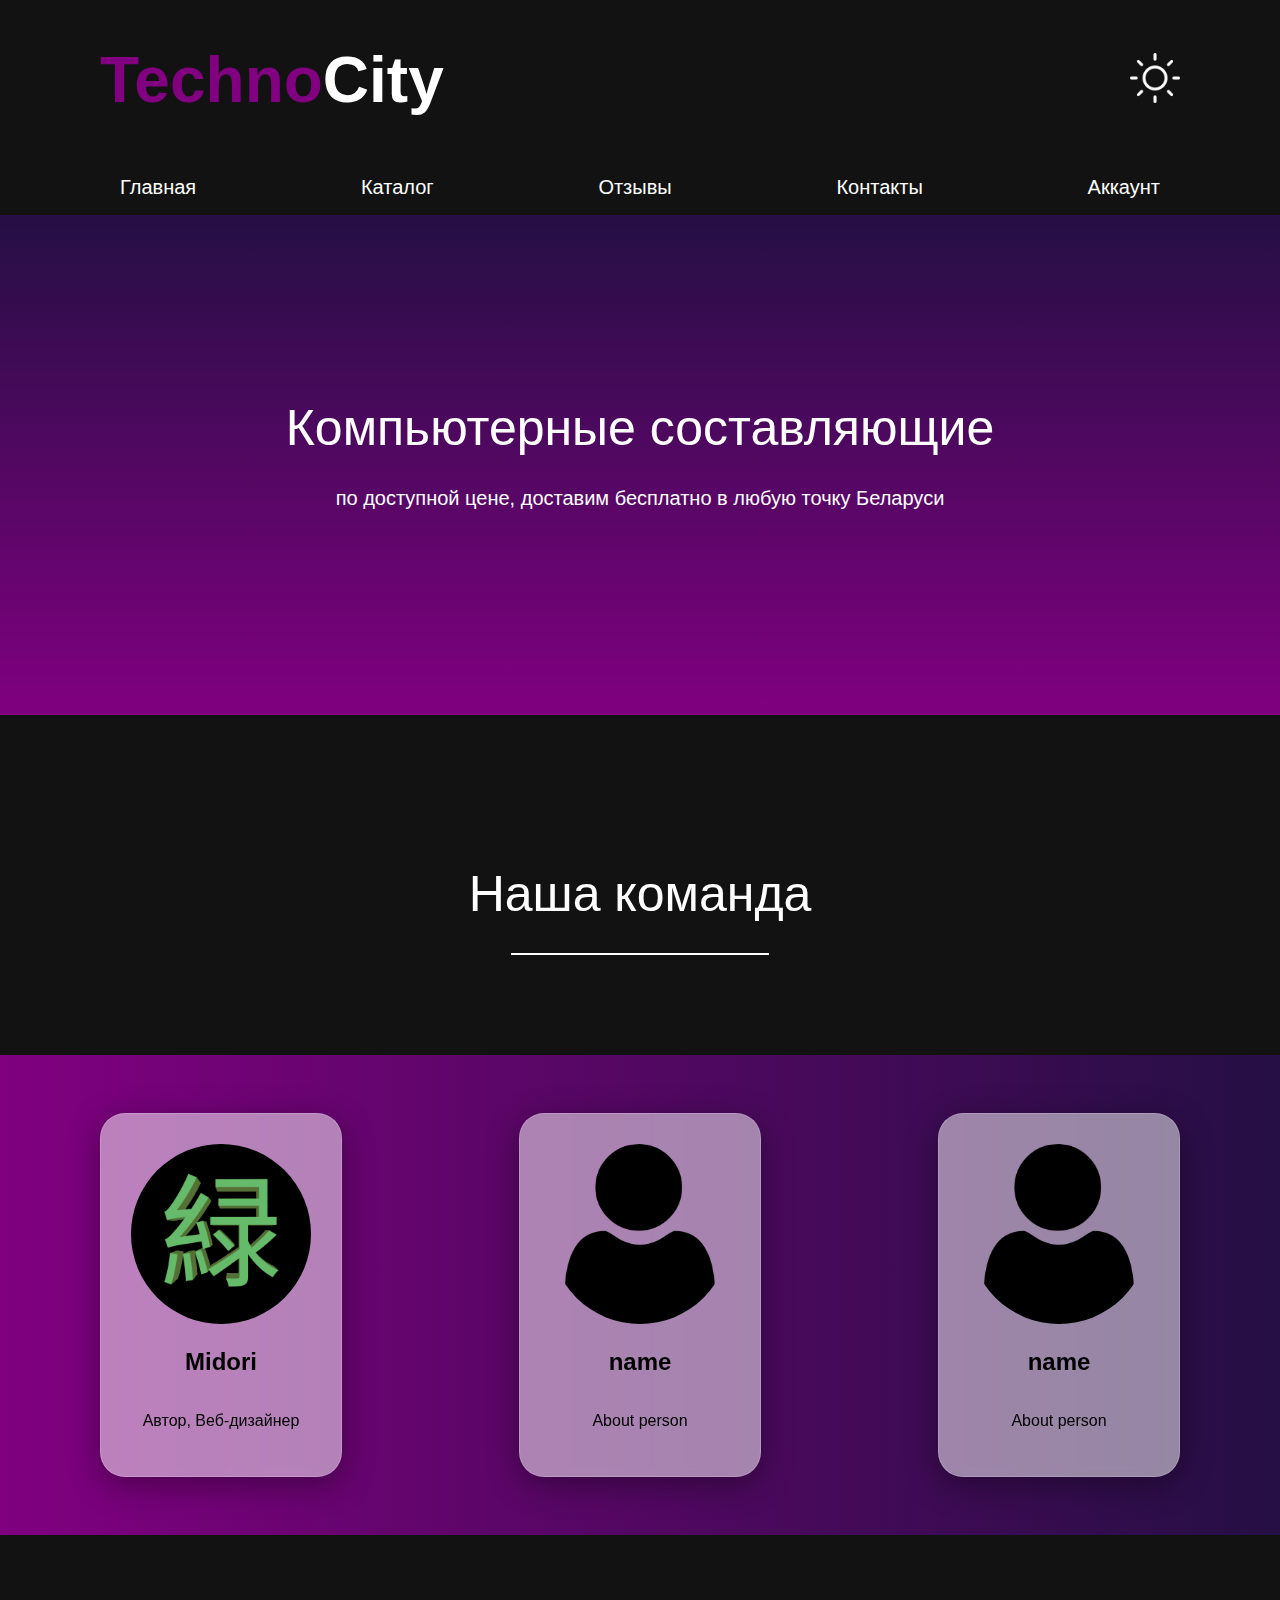
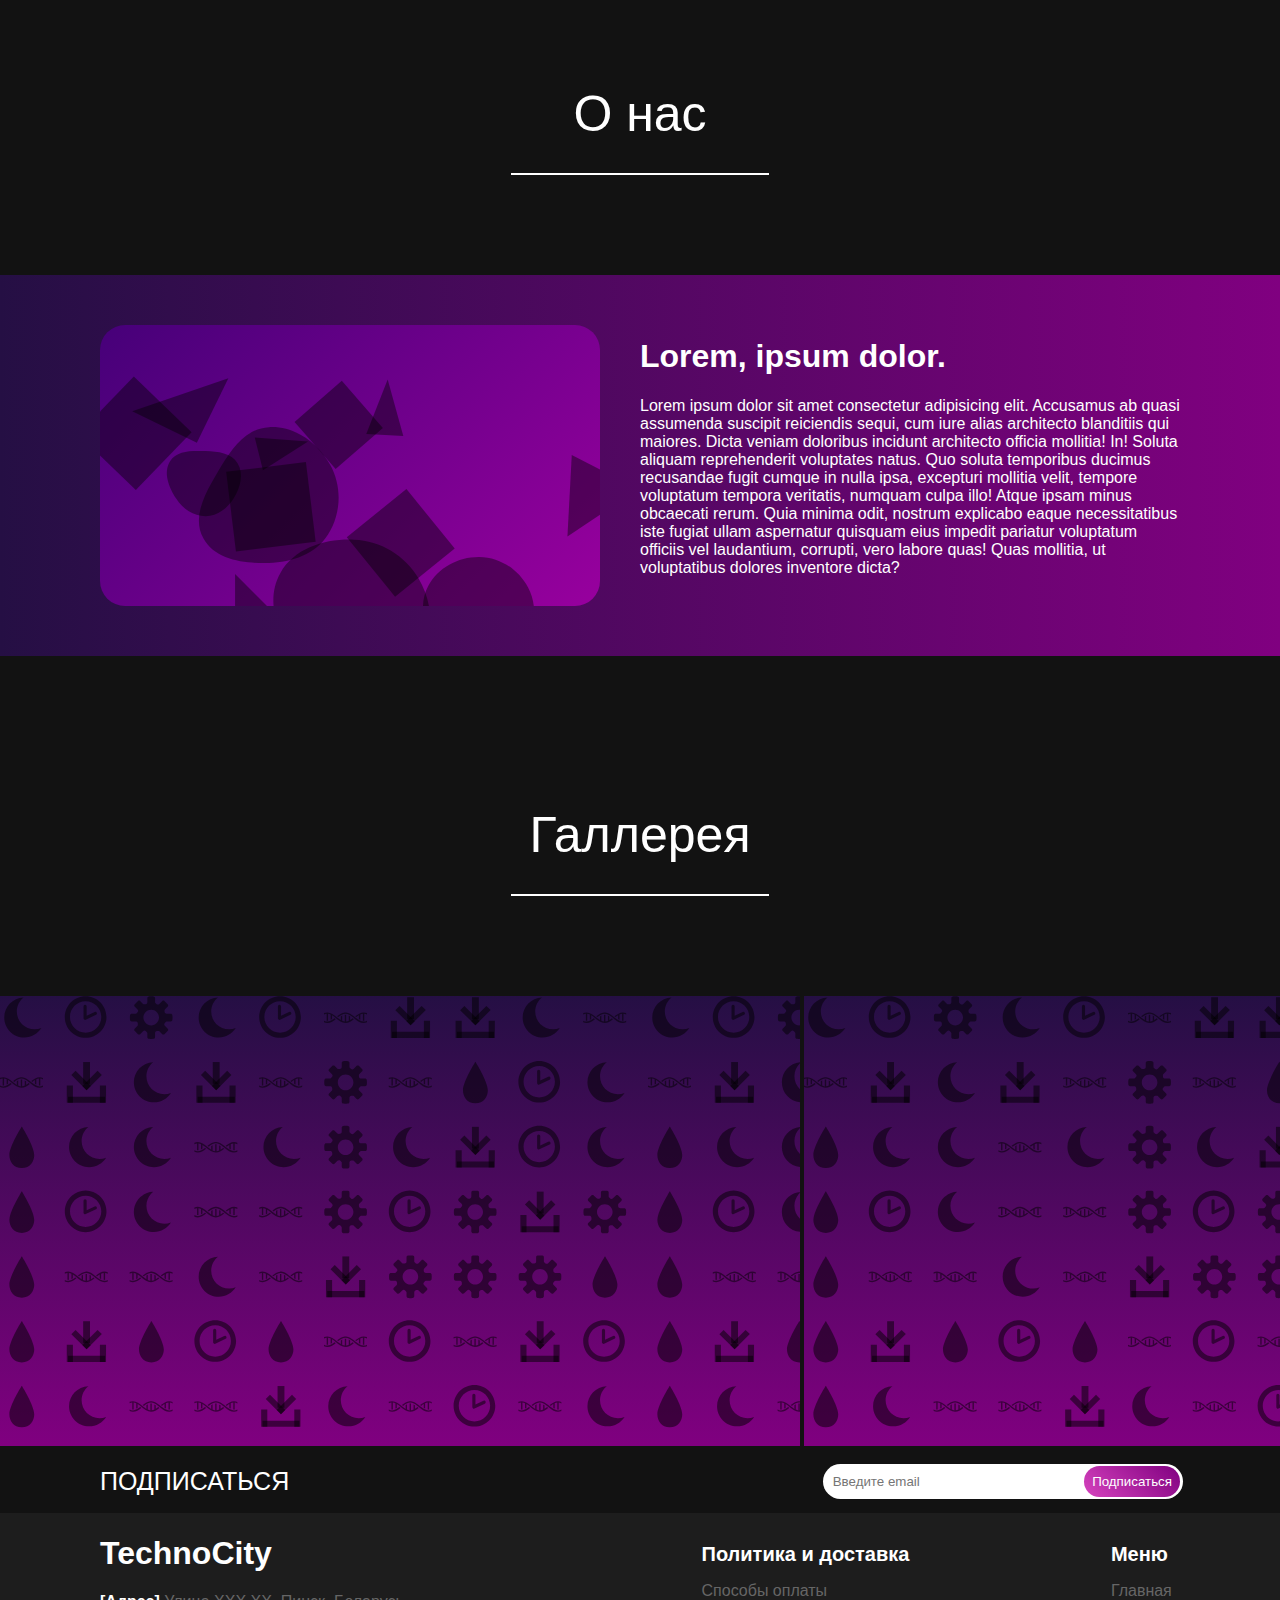
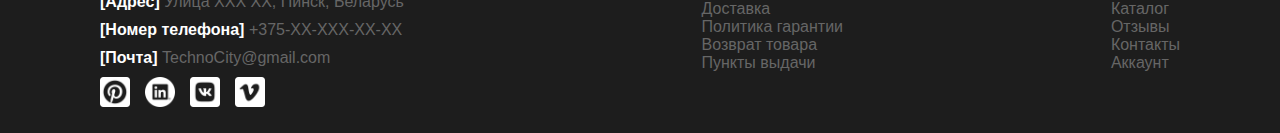
<file: index.html>
<!DOCTYPE html>
<html lang="en">
<head>
    <meta charset="UTF-8">
    <meta http-equiv="X-UA-Compatible" content="IE=edge">
    <meta name="viewport" content="width=device-width, initial-scale=1.0">
    <title>TechnoCity</title>
    <link rel="stylesheet" href="CSS/style.css">
    <link rel="shortcut icon" href="images/cpu.png">
</head>
<body>
    <header>
        <div class="logoflex">
            <h1 class="logo">Techno<b>City</b></h1>
            <div>
                <a href="lighttheme.html">
                    <img id="theme" src="images/brightness.png" alt="">
                </a>
            </div>
        </div>
        <nav>
            <ul class="ulmenu">
                <li id="menuli"><a id="menua" href="index.html">Главная</a></li>
                <li id="menuli"><a id="menua" href="catalog.html">Каталог</a></li>
                <li id="menuli"><a id="menua" href="">Отзывы</a></li>
                <li id="menuli"><a id="menua" href="">Контакты</a></li>
                <li id="menuli"><a id="menua" href="">Аккаунт</a></li>
            </ul>
        </nav>
        <div class="header">
            <h1 id="sloganh1">Компьютерные составляющие</h1>
            <p id="sloganp">по доступной цене, доставим бесплатно в любую точку Беларуси</p>
        </div>
    </header>
    <!---------header-------->
    <main>
        <h1 id="h1">Наша команда</h1>
        <hr class="hr">
        <div class="support">
            <a href="">
                <div class="supporter">
                    <div class="divimg">
                        <img id="icon" src="images/2022-01-15.png" alt="">
                    </div>
                    <h2 id="name">Midori</h2>
                    <p id="aboutchr">Автор, Веб-дизайнер</p>
                </div>
            </a>
            <!-------------supporter-------->
            <a href="">
                <div class="supporter">
                    <div class="divimg">
                        <img id="icon" src="images/user.png" alt="">
                    </div>
                    <h2 id="name">name</h2>
                    <p id="aboutchr">About person</p>
                </div>
            </a>
            <!-------------supporter-------->
            <a href="">
                <div class="supporter">
                    <div class="divimg">
                        <img id="icon" src="images/user.png" alt="">
                    </div>
                    <h2 id="name">name</h2>
                    <p id="aboutchr">About person</p>
                </div>
            </a>
            <!-------------supporter-------->
        </div>
        <!----------supporters------------>
        <h1 id="h1">О нас</h1>
        <hr class="hr">
        <div class="aboutus">
            <div class="imgflex">
                <img id="aboutimg" src="images/Animated Shape (1).svg" alt="">
            </div>
            <div class="info">
                <h1 class="infologo">
                    Lorem, ipsum dolor.
                </h1>
                <p class="infotext">
                    Lorem ipsum dolor sit amet consectetur adipisicing elit. Accusamus ab quasi assumenda suscipit reiciendis sequi, cum iure alias architecto blanditiis qui maiores. Dicta veniam doloribus incidunt architecto officia mollitia! In!
                    Soluta aliquam reprehenderit voluptates natus. Quo soluta temporibus ducimus recusandae fugit cumque in nulla ipsa, excepturi mollitia velit, tempore voluptatum tempora veritatis, numquam culpa illo! Atque ipsam minus obcaecati rerum.
                    Quia minima odit, nostrum explicabo eaque necessitatibus iste fugiat ullam aspernatur quisquam eius impedit pariatur voluptatum officiis vel laudantium, corrupti, vero labore quas! Quas mollitia, ut voluptatibus dolores inventore dicta?
                </p>
            </div>
        </div>
        <!--info-->
        <h1 id="h1">Галлерея</h1>
        <hr class="hr">
        <div class="gallery">
            <img src="images/Icon Grid (1).svg" alt="" class="galimage">
            <img src="images/Icon Grid (1).svg" alt="" class="galimage">
            <img src="images/Icon Grid (1).svg" alt="" class="galimage">
            <img src="images/Icon Grid (1).svg" alt="" class="galimage">
            <img src="images/Icon Grid (1).svg" alt="" class="galimage">
            <img src="images/Icon Grid (1).svg" alt="" class="galimage">
            <img src="images/Icon Grid (1).svg" alt="" class="galimage">
            <img src="images/Icon Grid (1).svg" alt="" class="galimage">
            <img src="images/Icon Grid (1).svg" alt="" class="galimage">
            <img src="images/Icon Grid (1).svg" alt="" class="galimage">
        </div>
    </main>
    <!----------main--------->
    <footer id="footer">
        <div class="contact">
            <div class="message">
                <h1 id="footh1">ПОДПИСАТЬСЯ</h1>
            </div>
            <div class="feedback">
                <input id="input" placeholder="Введите email" type="text">
                <a href=""><input id="button" type="button" value="Подписаться"></a>
            </div>
        </div>
        <div class="mainFooter">
            <div class="footersoc">
                <h1 id="compname">TechnoCity</h1>
                <p class="subinfo"><b>[Адрес]</b> Улица ХХХ ХХ, Пинск, Беларусь</p>
                <p class="subinfo"><b>[Номер телефона]</b> +375-XX-XXX-XX-XX</p>
                <p class="subinfo"><b>[Почта]</b> TechnoCity@gmail.com</p>
                <ul id="soclinks">
                    <li id="liFooter"><a id="a" href=""><img id="socimg" src="images/pinterest_negate.png" alt=""></a></li>
                    <li id="liFooter"><a id="a" href=""><img id="socimg" src="images/linkedin_negate.png" alt=""></a></li>
                    <li id="liFooter"><a id="a" href=""><img id="socimg" src="images/vk_negate.png" alt=""></a></li>
                    <li id="liFooter"><a id="a" href=""><img id="socimg" src="images/vimeo_negate.png" alt=""></a></li>
                </ul>
            </div>
            <div class="policy">
                <h1 id="policy">Политика и доставка</h1>
                <ul class="policyul">
                    <li id="policyli"><a href="" id="ali">Способы оплаты</a></li>
                    <li id="policyli"><a href="" id="ali">Доставка</a></li>
                    <li id="policyli"><a href="" id="ali">Политика гарантии</a></li>
                    <li id="policyli"><a href="" id="ali">Возврат товара</a></li>
                    <li id="policyli"><a href="" id="ali">Пункты выдачи</a></li>
                </ul>
            </div>
            <div class="mapMenu">
                <h1 id="policy">Меню</h1>
                <ul class="policyul">
                    <li id="policyli"><a href="" id="ali">Главная</a></li>
                    <li id="policyli"><a href="" id="ali">Каталог</a></li>
                    <li id="policyli"><a href="" id="ali">Отзывы</a></li>
                    <li id="policyli"><a href="" id="ali">Контакты</a></li>
                    <li id="policyli"><a href="" id="ali">Аккаунт</a></li>
                </ul>
            </div>
        </div>
    </footer>
    <!---------footer-------->
</body>
</html>
</file>
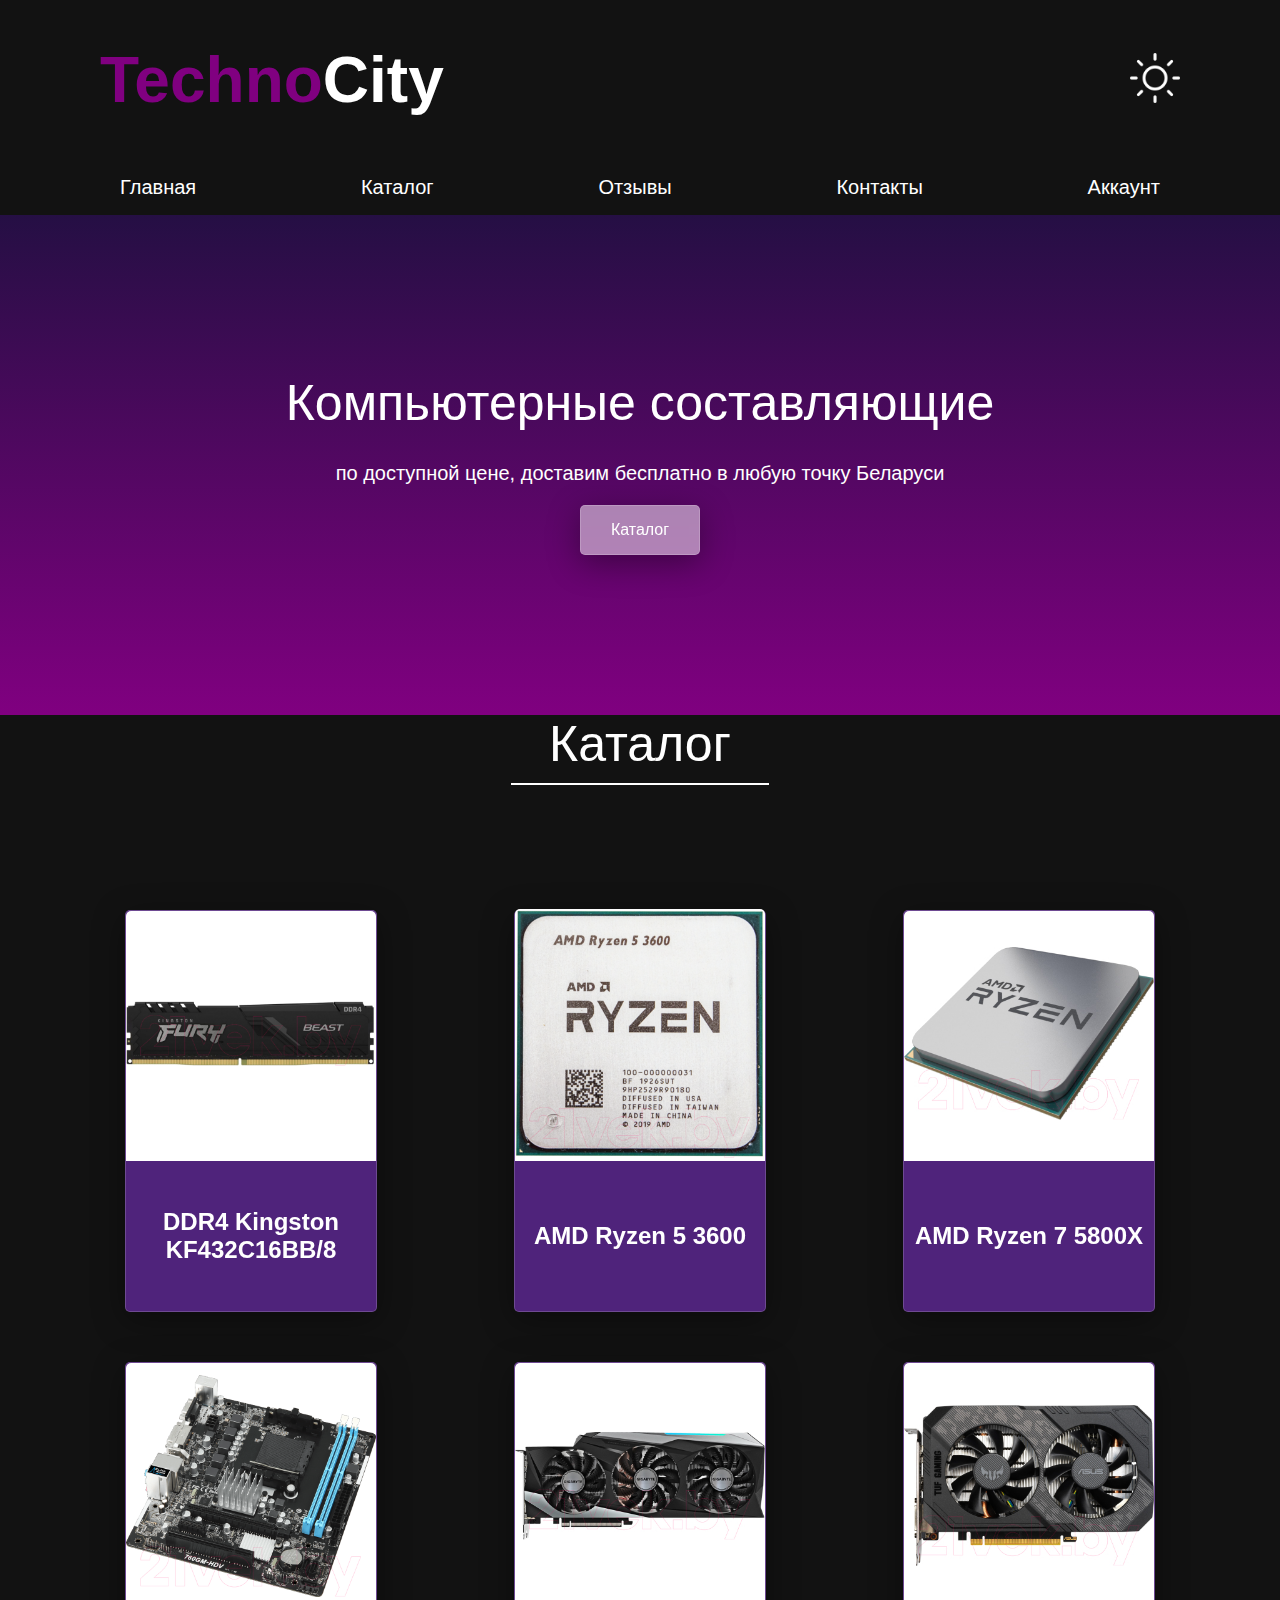
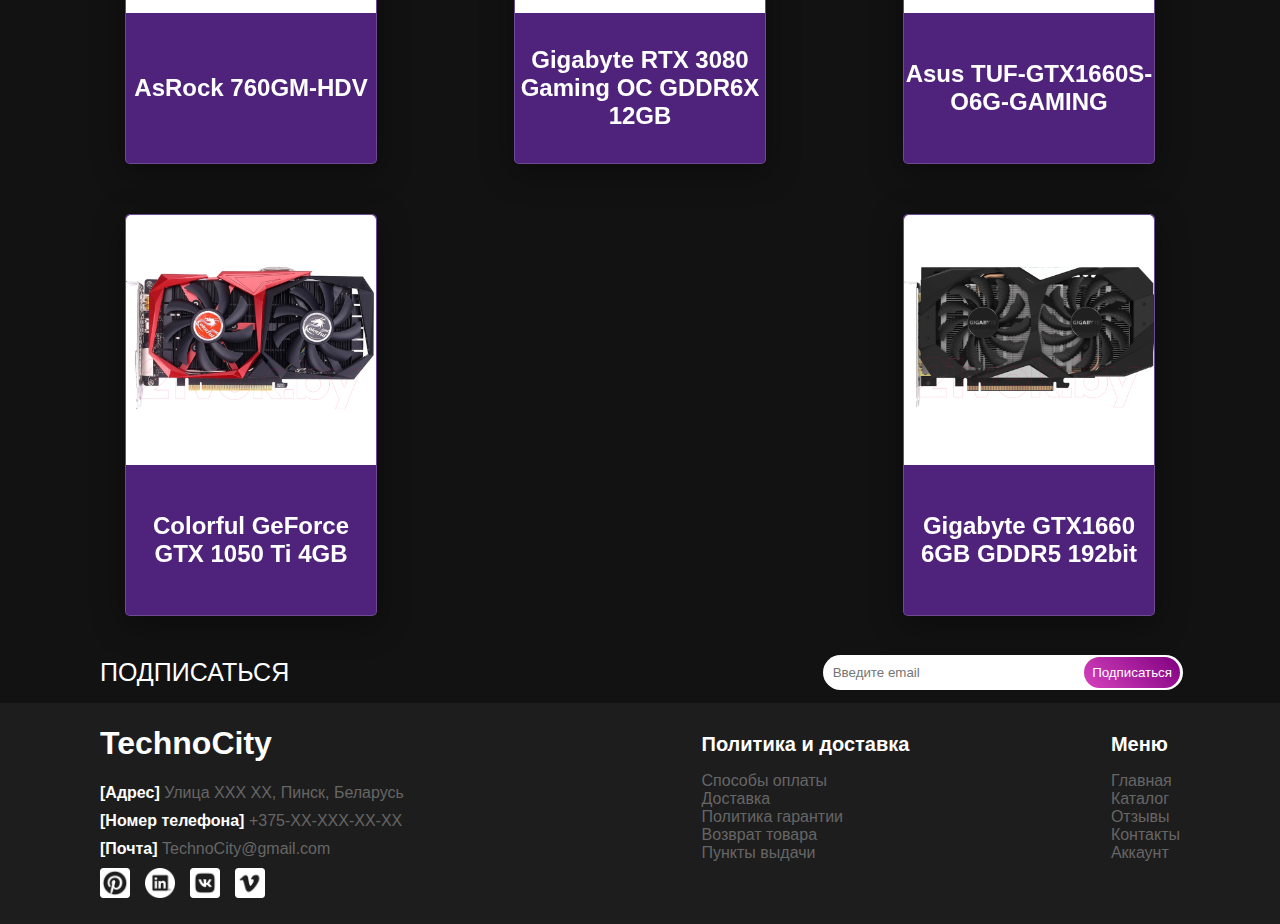
<file: catalog.html>
<!DOCTYPE html>
<html lang="en">
<head>
    <meta charset="UTF-8">
    <meta http-equiv="X-UA-Compatible" content="IE=edge">
    <meta name="viewport" content="width=device-width, initial-scale=1.0">
    <title>Каталог</title>
    <link rel="stylesheet" href="CSS/catalog.css">
    <link rel="shortcut icon" href="images/cpu.png">
</head>
<body>
    <header>
        <div class="logoflex">
            <h1 class="logo">Techno<b>City</b></h1>
            <div>
                <a href="cataloglight.html">
                    <img width="50px" src="images/brightness.png" alt="">
                </a>
            </div>
        </div>
        <nav>
            <div class="menu">
                <ul class="ulmenu">
                    <li id="menuli"><a id="menua" href="index.html">Главная</a></li>
                    <li id="menuli"><a id="menua" href="catalog.html">Каталог</a></li>
                    <li id="menuli"><a id="menua" href="">Отзывы</a></li>
                    <li id="menuli"><a id="menua" href="">Контакты</a></li>
                    <li id="menuli"><a id="menua" href="">Аккаунт</a></li>
                </ul>
            </div>
        </nav>
        <div class="header">
            <h1 id="sloganh1">Компьютерные составляющие</h1>
            <p id="sloganp">по доступной цене, доставим бесплатно в любую точку Беларуси</p>
            <a href="#cards"><button id="hook">Каталог</button></a>
        </div>
    </header>
    <!---------header-------->
    <main>
        <div id="h1">Каталог</div>
        <hr class="hr">
        <div id="cards">
            <div class="card">
                <div class="cardimg">
                    <div id="fleximg">
                        <img id="img" src="images/kf432c16bb8_kingston_613f1a8cc6e3f.jpeg" alt="">
                    </div>
                </div>
                <div class="info">
                    <h2 id="name">DDR4 Kingston KF432C16BB/8</h2>
                </div>
            </div>
            <!-- card -->
            <div class="card">
                <div class="cardimg">
                    <div id="fleximg">
                        <img id="img" src="images/ryzen53600multipack_amd_5ff2d200a8c6b.png" alt="">
                    </div>
                </div>
                <div class="info">
                    <h2 id="name">AMD Ryzen 5 3600</h2>
                </div>
            </div>
            <!-- card -->
            <div class="card">
                <div class="cardimg">
                    <div id="fleximg">
                        <img id="img" src="images/ryzen75800xbox_amd_60b5f7cf4725f.jpeg" alt="">
                    </div>
                </div>
                <div class="info">
                    <h2 id="name">AMD Ryzen 7 5800X</h2>
                </div>
            </div>
            <!-- card -->
            <div class="card">
                <div class="cardimg">
                    <div id="fleximg">
                        <img id="img" src="images/760gmhdv_asrock_5b73fabe5e15c.png" alt="">
                    </div>
                </div>
                <div class="info">
                    <h2 id="name">AsRock 760GM-HDV</h2>
                </div>
            </div>
            <!-- card -->
            <div class="card">
                <div class="cardimg">
                    <div id="fleximg">
                        <img id="img" src="images/rtx3080gamingocgddr6x12gbgvn3080gamingoc12gd10_gigabyte_623d9d6ca2a9b.jpeg" alt="">
                    </div>
                </div>
                <div class="info">
                    <h2 id="name">Gigabyte RTX 3080 Gaming OC GDDR6X 12GB</h2>
                </div>
            </div>
            <!-- card -->
            <div class="card">
                <div class="cardimg">
                    <div id="fleximg">
                        <img id="img" src="images/tufgtx1660so6ggaming_asus_5ef985a85d363.jpeg" alt="">
                    </div>
                </div>
                <div class="info">
                    <h2 id="name">Asus TUF-GTX1660S-O6G-GAMING</h2>
                </div>
            </div>
            <!-- card -->
            <div class="card">
                <div class="cardimg">
                    <div id="fleximg">
                        <img id="img" src="images/geforcegtx1050ti4gbgtx1050tinb4gv_colorful_60dd94db3cad4.jpeg" alt="">
                    </div>
                </div>
                <div class="info">
                    <h2 id="name">Colorful GeForce GTX 1050 Ti 4GB</h2>
                </div>
            </div>
            <!-- card -->
            <div class="card">
                <div class="cardimg">
                    <div id="fleximg">
                        <img id="img" src="images/gtx16606gbgddr6192bitgvn1660oc6gdret_gigabyte_5cd946f8bfe8e.png" alt="">
                    </div>
                </div>
                <div class="info">
                    <h2 id="name">Gigabyte GTX1660 6GB GDDR5 192bit</h2>
                </div>
            </div>
            <!-- card -->
        </div>
    </main>
    <!----------main--------->
    <footer id="footer">
        <div class="contact">
            <div class="message">
                <h1 id="footh1">ПОДПИСАТЬСЯ</h1>
            </div>
            <div class="feedback">
                <input id="input" placeholder="Введите email" type="text">
                <a href=""><input id="button" type="button" value="Подписаться"></a>
            </div>
        </div>
        <div class="mainFooter">
            <div class="footersoc">
                <h1 id="compname">TechnoCity</h1>
                <p class="subinfo"><b>[Адрес]</b> Улица ХХХ ХХ, Пинск, Беларусь</p>
                <p class="subinfo"><b>[Номер телефона]</b> +375-XX-XXX-XX-XX</p>
                <p class="subinfo"><b>[Почта]</b> TechnoCity@gmail.com</p>
                <ul id="soclinks">
                    <li id="liFooter"><a id="a" href=""><img id="socimg" src="images/pinterest_negate.png" alt=""></a></li>
                    <li id="liFooter"><a id="a" href=""><img id="socimg" src="images/linkedin_negate.png" alt=""></a></li>
                    <li id="liFooter"><a id="a" href=""><img id="socimg" src="images/vk_negate.png" alt=""></a></li>
                    <li id="liFooter"><a id="a" href=""><img id="socimg" src="images/vimeo_negate.png" alt=""></a></li>
                </ul>
            </div>
            <div class="policy">
                <h1 id="policy">Политика и доставка</h1>
                <ul class="policyul">
                    <li id="policyli"><a href="" id="ali">Способы оплаты</a></li>
                    <li id="policyli"><a href="" id="ali">Доставка</a></li>
                    <li id="policyli"><a href="" id="ali">Политика гарантии</a></li>
                    <li id="policyli"><a href="" id="ali">Возврат товара</a></li>
                    <li id="policyli"><a href="" id="ali">Пункты выдачи</a></li>
                </ul>
            </div>
            <div class="mapMenu">
                <h1 id="policy">Меню</h1>
                <ul class="policyul">
                    <li id="policyli"><a href="" id="ali">Главная</a></li>
                    <li id="policyli"><a href="" id="ali">Каталог</a></li>
                    <li id="policyli"><a href="" id="ali">Отзывы</a></li>
                    <li id="policyli"><a href="" id="ali">Контакты</a></li>
                    <li id="policyli"><a href="" id="ali">Аккаунт</a></li>
                </ul>
            </div>
        </div>
    </footer>
    <!---------footer-------->
</body>
</html>
</file>
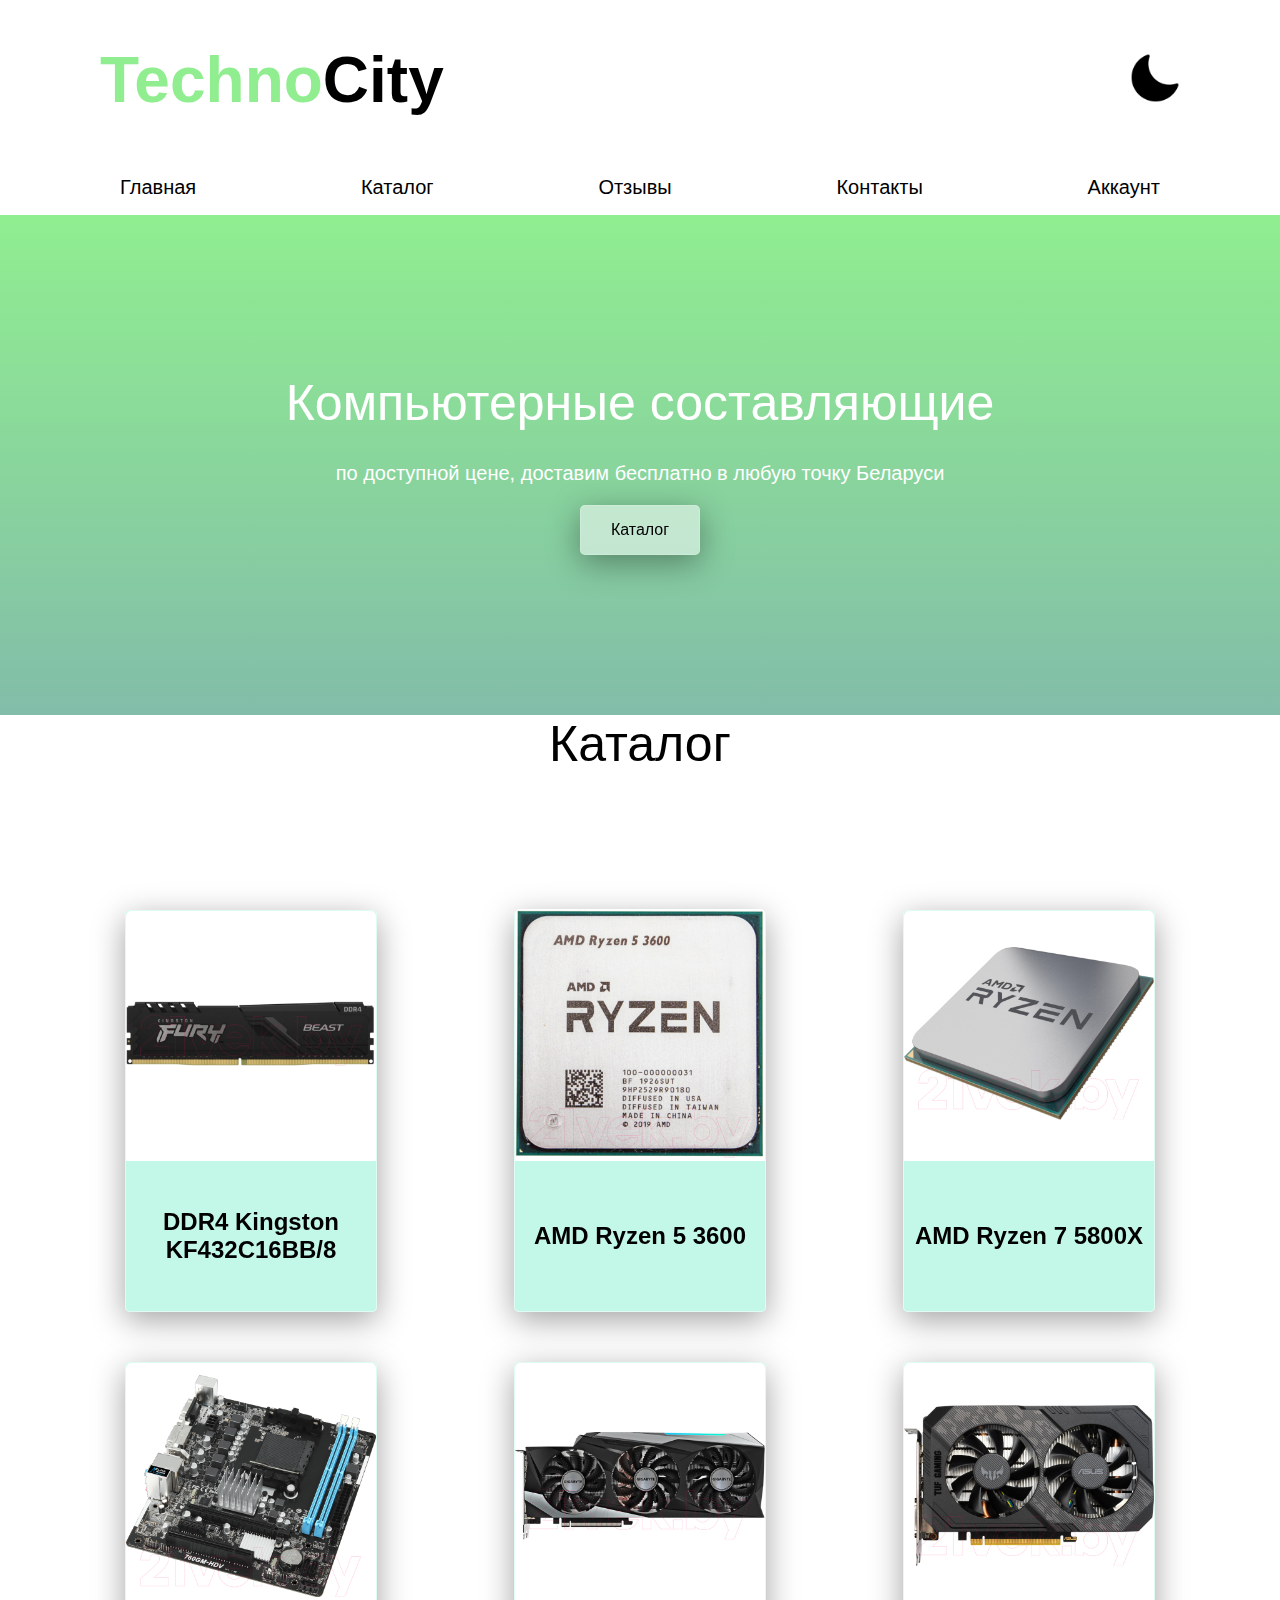
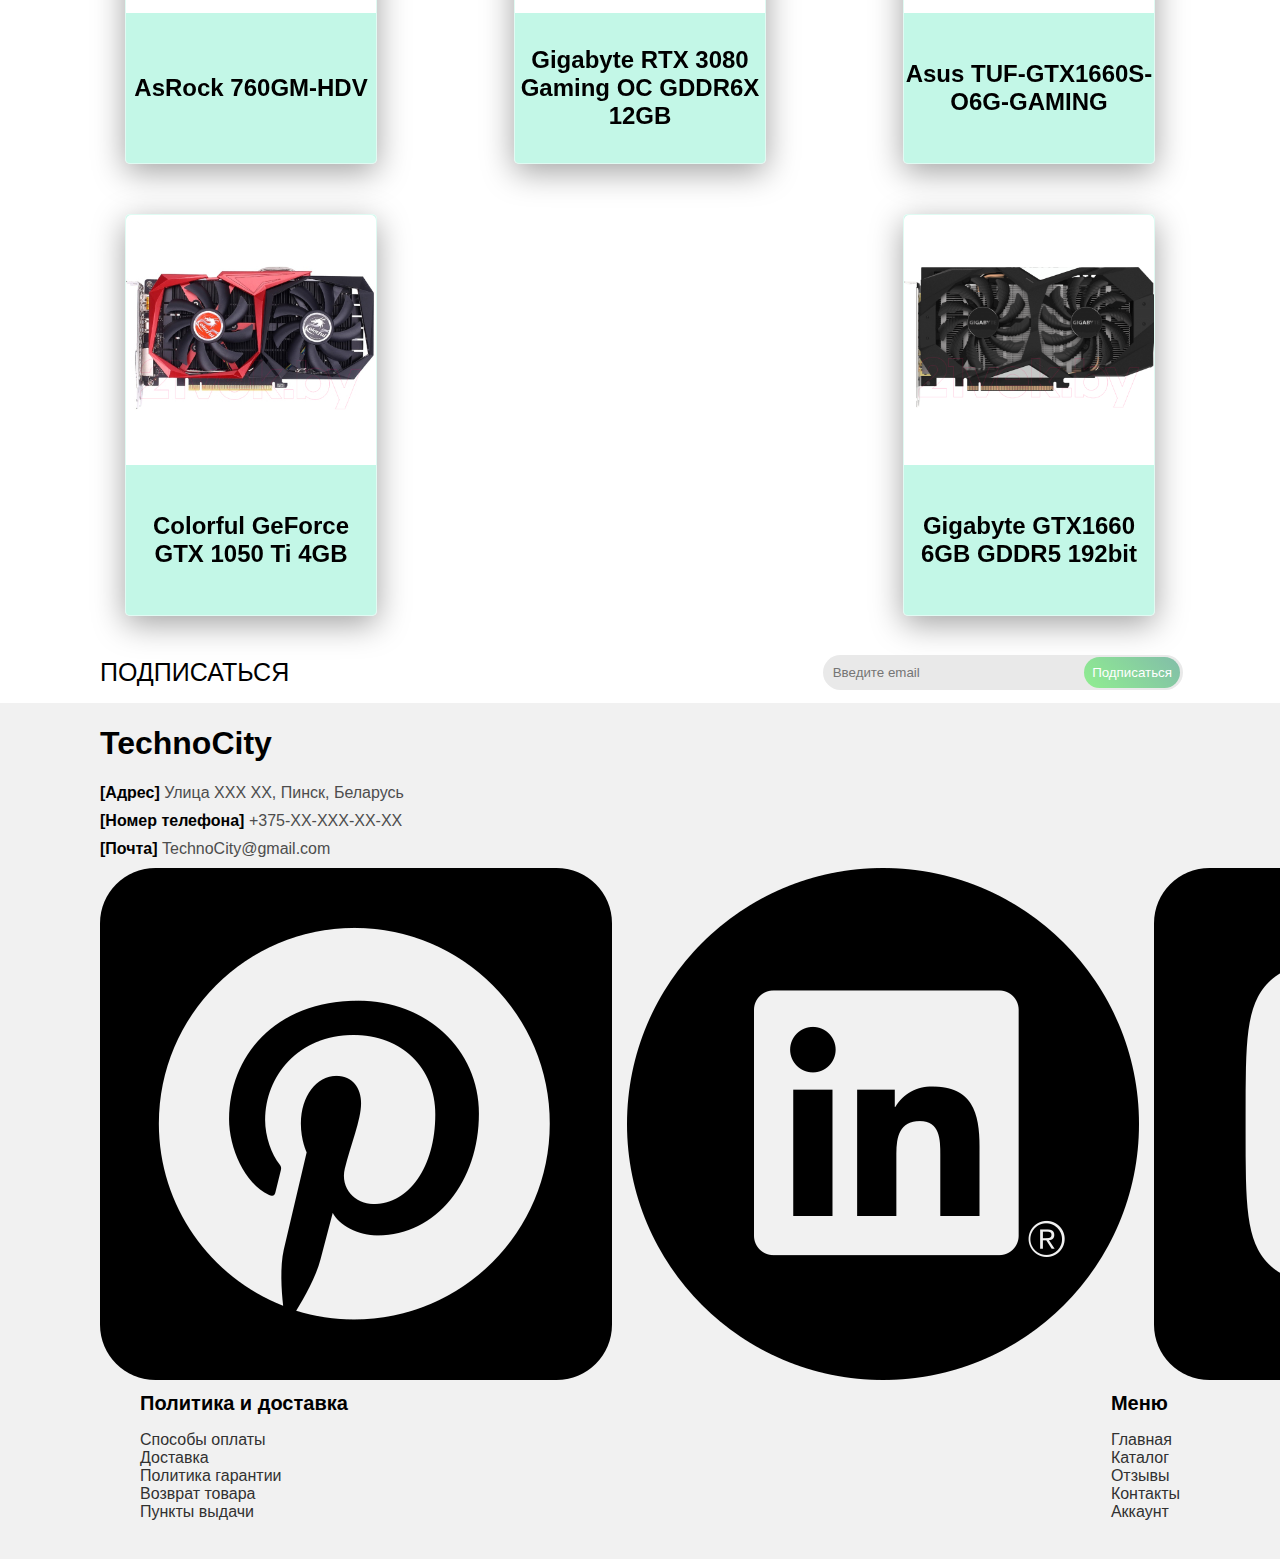
<file: cataloglight.html>
<!DOCTYPE html>
<html lang="en">
<head>
    <meta charset="UTF-8">
    <meta http-equiv="X-UA-Compatible" content="IE=edge">
    <meta name="viewport" content="width=device-width, initial-scale=1.0">
    <title>Каталог</title>
    <link rel="stylesheet" href="CSS/cataloglight.css">
    <link rel="shortcut icon" href="images/cpu.png">
</head>
<body>
    <header>
        <div class="logoflex">
            <h1 class="logo">Techno<b>City</b></h1>
            <div>
                <a href="catalog.html">
                    <img width="50px" src="images/night-mode.png" alt="">
                </a>
            </div>
        </div>
        <nav>
            <div class="menu">
                <ul class="ulmenu">
                    <li id="menuli"><a id="menua" href="lighttheme.html">Главная</a></li>
                    <li id="menuli"><a id="menua" href="cataloglight.html">Каталог</a></li>
                    <li id="menuli"><a id="menua" href="">Отзывы</a></li>
                    <li id="menuli"><a id="menua" href="">Контакты</a></li>
                    <li id="menuli"><a id="menua" href="">Аккаунт</a></li>
                </ul>
            </div>
        </nav>
        <div class="header">
            <h1 id="sloganh1">Компьютерные составляющие</h1>
            <p id="sloganp">по доступной цене, доставим бесплатно в любую точку Беларуси</p>
            <a href="#cards"><button id="hook">Каталог</button></a>
        </div>
    </header>
    <!---------header-------->
    <main>
        <div id="h1">Каталог</div>
        <hr class="hr">
        <div id="cards">
            <div class="card">
                <div class="cardimg">
                    <div id="fleximg">
                        <img id="img" src="images/kf432c16bb8_kingston_613f1a8cc6e3f.jpeg" alt="">
                    </div>
                </div>
                <div class="info">
                    <h2 id="name">DDR4 Kingston KF432C16BB/8</h2>
                </div>
            </div>
            <!-- card -->
            <div class="card">
                <div class="cardimg">
                    <div id="fleximg">
                        <img id="img" src="images/ryzen53600multipack_amd_5ff2d200a8c6b.png" alt="">
                    </div>
                </div>
                <div class="info">
                    <h2 id="name">AMD Ryzen 5 3600</h2>
                </div>
            </div>
            <!-- card -->
            <div class="card">
                <div class="cardimg">
                    <div id="fleximg">
                        <img id="img" src="images/ryzen75800xbox_amd_60b5f7cf4725f.jpeg" alt="">
                    </div>
                </div>
                <div class="info">
                    <h2 id="name">AMD Ryzen 7 5800X</h2>
                </div>
            </div>
            <!-- card -->
            <div class="card">
                <div class="cardimg">
                    <div id="fleximg">
                        <img id="img" src="images/760gmhdv_asrock_5b73fabe5e15c.png" alt="">
                    </div>
                </div>
                <div class="info">
                    <h2 id="name">AsRock 760GM-HDV</h2>
                </div>
            </div>
            <!-- card -->
            <div class="card">
                <div class="cardimg">
                    <div id="fleximg">
                        <img id="img" src="images/rtx3080gamingocgddr6x12gbgvn3080gamingoc12gd10_gigabyte_623d9d6ca2a9b.jpeg" alt="">
                    </div>
                </div>
                <div class="info">
                    <h2 id="name">Gigabyte RTX 3080 Gaming OC GDDR6X 12GB</h2>
                </div>
            </div>
            <!-- card -->
            <div class="card">
                <div class="cardimg">
                    <div id="fleximg">
                        <img id="img" src="images/tufgtx1660so6ggaming_asus_5ef985a85d363.jpeg" alt="">
                    </div>
                </div>
                <div class="info">
                    <h2 id="name">Asus TUF-GTX1660S-O6G-GAMING</h2>
                </div>
            </div>
            <!-- card -->
            <div class="card">
                <div class="cardimg">
                    <div id="fleximg">
                        <img id="img" src="images/geforcegtx1050ti4gbgtx1050tinb4gv_colorful_60dd94db3cad4.jpeg" alt="">
                    </div>
                </div>
                <div class="info">
                    <h2 id="name">Colorful GeForce GTX 1050 Ti 4GB</h2>
                </div>
            </div>
            <!-- card -->
            <div class="card">
                <div class="cardimg">
                    <div id="fleximg">
                        <img id="img" src="images/gtx16606gbgddr6192bitgvn1660oc6gdret_gigabyte_5cd946f8bfe8e.png" alt="">
                    </div>
                </div>
                <div class="info">
                    <h2 id="name">Gigabyte GTX1660 6GB GDDR5 192bit</h2>
                </div>
            </div>
            <!-- card -->
        </div>
    </main>
    <!----------main--------->
    <footer id="footer">
        <div class="contact">
            <div class="message">
                <h1 id="footh1">ПОДПИСАТЬСЯ</h1>
            </div>
            <div class="feedback">
                <input id="input" placeholder="Введите email" type="text">
                <a href=""><input id="button" type="button" value="Подписаться"></a>
            </div>
        </div>
        <div class="mainFooter">
            <div class="footersoc">
                <h1 id="compname">TechnoCity</h1>
                <p class="subinfo"><b>[Адрес]</b> Улица ХХХ ХХ, Пинск, Беларусь</p>
                <p class="subinfo"><b>[Номер телефона]</b> +375-XX-XXX-XX-XX</p>
                <p class="subinfo"><b>[Почта]</b> TechnoCity@gmail.com</p>
                <ul id="soclinks">
                    <li id="liFooter"><a id="a" href=""><img id="socimg" src="images/pinterest.png" alt=""></a></li>
                    <li id="liFooter"><a id="a" href=""><img id="socimg" src="images/linkedin.png" alt=""></a></li>
                    <li id="liFooter"><a id="a" href=""><img id="socimg" src="images/vk.png" alt=""></a></li>
                    <li id="liFooter"><a id="a" href=""><img id="socimg" src="images/vimeo.png" alt=""></a></li>
                </ul>
            </div>
            <div class="policy">
                <h1 id="policy">Политика и доставка</h1>
                <ul class="policyul">
                    <li id="policyli"><a href="" id="ali">Способы оплаты</a></li>
                    <li id="policyli"><a href="" id="ali">Доставка</a></li>
                    <li id="policyli"><a href="" id="ali">Политика гарантии</a></li>
                    <li id="policyli"><a href="" id="ali">Возврат товара</a></li>
                    <li id="policyli"><a href="" id="ali">Пункты выдачи</a></li>
                </ul>
            </div>
            <div class="mapMenu">
                <h1 id="policy">Меню</h1>
                <ul class="policyul">
                    <li id="policyli"><a href="" id="ali">Главная</a></li>
                    <li id="policyli"><a href="" id="ali">Каталог</a></li>
                    <li id="policyli"><a href="" id="ali">Отзывы</a></li>
                    <li id="policyli"><a href="" id="ali">Контакты</a></li>
                    <li id="policyli"><a href="" id="ali">Аккаунт</a></li>
                </ul>
            </div>
        </div>
    </footer>
    <!---------footer-------->
</body>
</html>
</file>
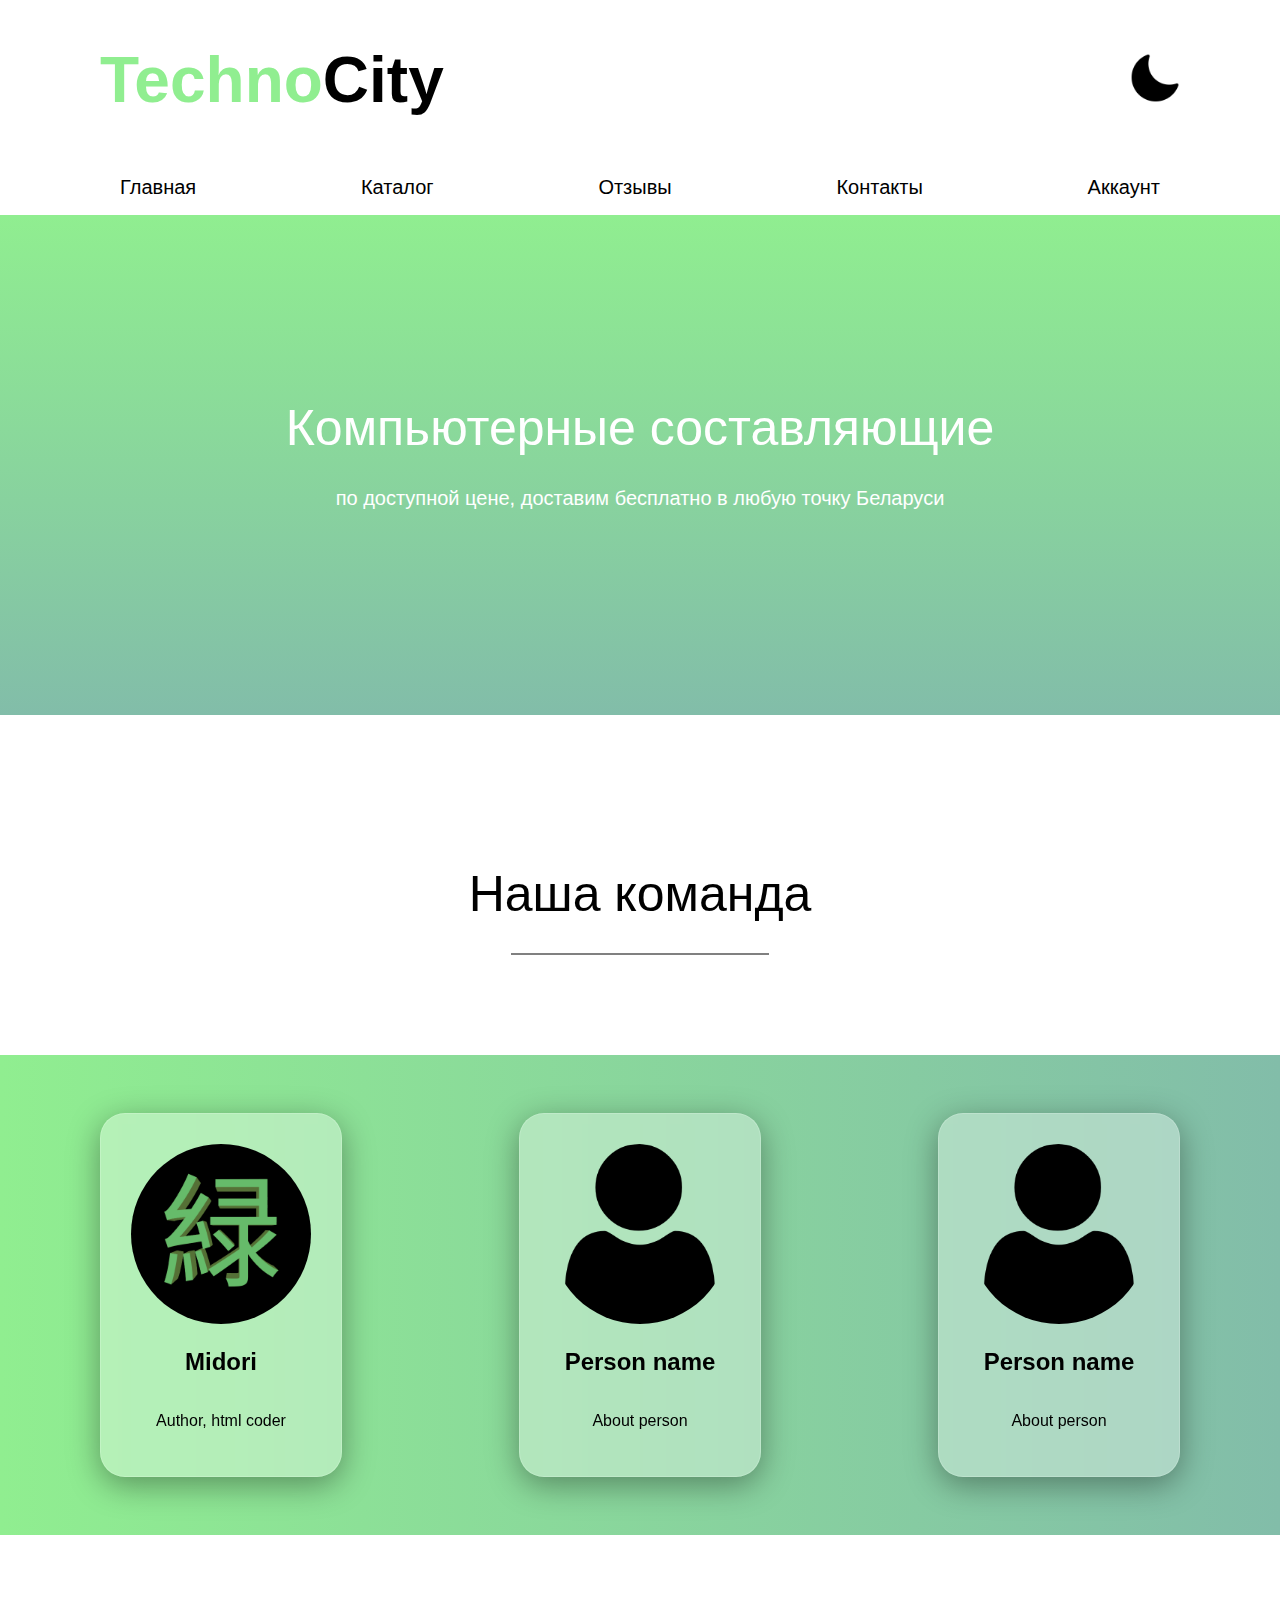
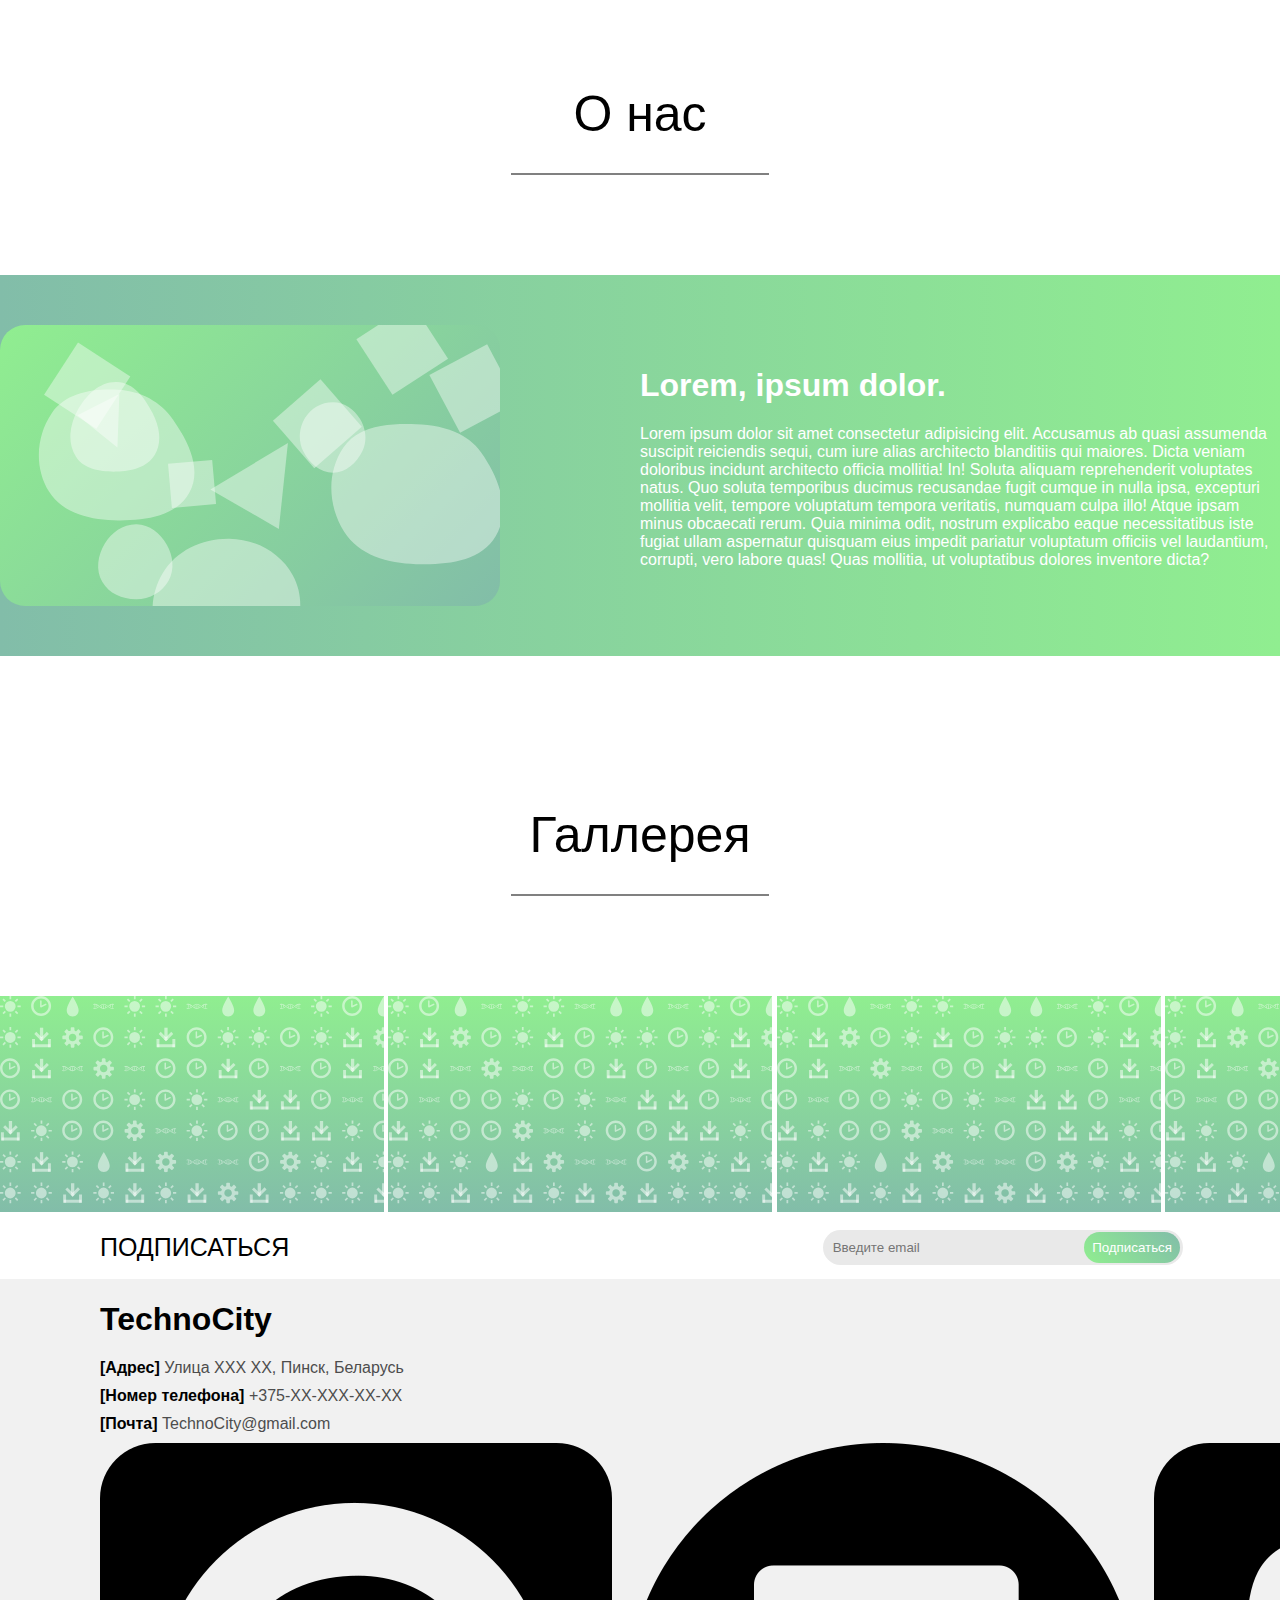
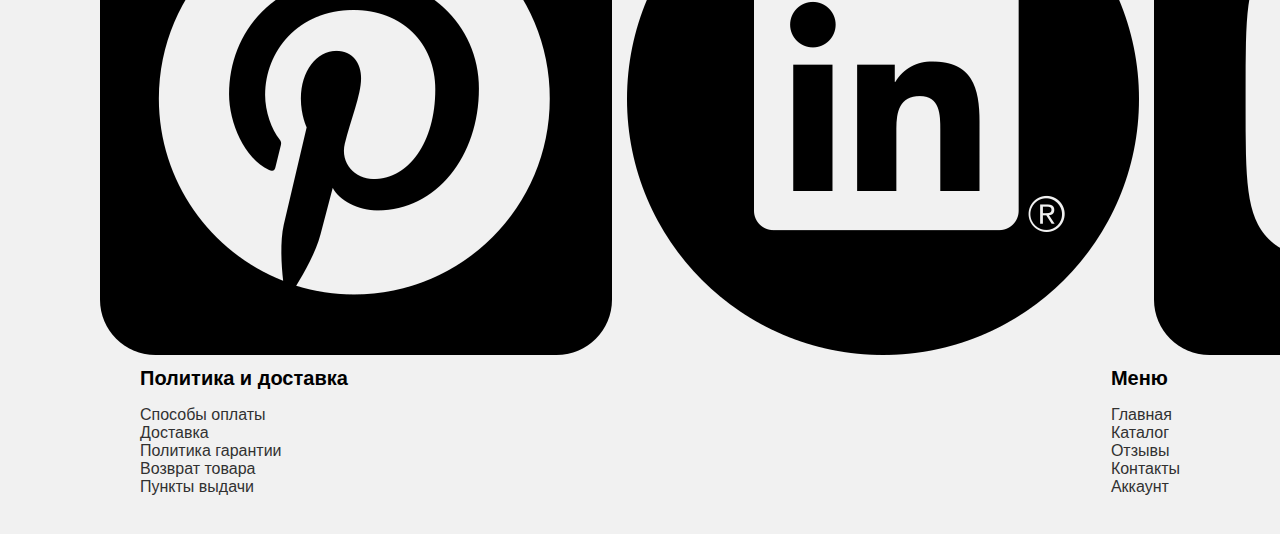
<file: lighttheme.html>
<!DOCTYPE html>
<html lang="en">
<head>
    <meta charset="UTF-8">
    <meta http-equiv="X-UA-Compatible" content="IE=edge">
    <meta name="viewport" content="width=device-width, initial-scale=1.0">
    <title>TechnoCity</title>
    <link rel="stylesheet" href="CSS/lighttheme.css">
    <link rel="shortcut icon" href="images/cpu.png">
</head>
<body>
    <header>
        <div class="logoflex">
            <h1 class="logo">Techno<b>City</b></h1>
            <div>
                <a href="index.html">
                    <img id="theme" src="images/night-mode.png" alt="">
                </a>
            </div>
        </div>
        <nav>
            <div class="menu">
                <ul class="ulmenu">
                    <li ><a id="menua" href="lighttheme.html">Главная</a></li>
                    <li ><a id="menua" href="cataloglight.html">Каталог</a></li>
                    <li ><a id="menua" href="">Отзывы</a></li>
                    <li ><a id="menua" href="">Контакты</a></li>
                    <li ><a id="menua" href="">Аккаунт</a></li>
                </ul>
            </div>
        </nav>
        <div class="header">
            <h1 id="sloganh1">Компьютерные составляющие</h1>
            <p id="sloganp">по доступной цене, доставим бесплатно в любую точку Беларуси</p>
        </div>
    </header>
    <!---------header-------->
    <main>
        <h1 id="h1">Наша команда</h1>
        <hr class="hr">
        <div class="support">
            <a href="">
            <div class="supporter">
                <div class="divimg">
                    <img id="icon" src="images/2022-01-15.png" alt="">
                </div>
                <h2 id="name">Midori</h2>
                <p id="aboutchr">Author, html coder</p>
            </div>
            </a>
            <!-------------supporter-------->
            <a href="">
            <div class="supporter">
                <div class="divimg">
                    <img id="icon" src="images/user.png" alt="">
                </div>
                <h2 id="name">Person name</h2>
                <p id="aboutchr">About person</p>
            </div>
            </a>
            <!-------------supporter-------->
            <a href="">
            <div class="supporter">
                <div class="divimg">
                    <img id="icon" src="images/user.png" alt="">
                </div>
                <h2 id="name">Person name</h2>
                <p id="aboutchr">About person</p>
            </div>
            </a>
            <!-------------supporter-------->
        </div>
        <!----------supporters------------>
        <h1 id="h1">О нас</h1>
        <hr class="hr">
        <div class="aboutus">
            <div class="imgflex">
                <img id="aboutimg" src="images/Animated Shape (2).svg" alt="">
            </div>
            <div class="info">
                <h1 class="infologo">
                    Lorem, ipsum dolor.
                </h1>
                <p class="infotext">
                    Lorem ipsum dolor sit amet consectetur adipisicing elit. Accusamus ab quasi assumenda suscipit reiciendis sequi, cum iure alias architecto blanditiis qui maiores. Dicta veniam doloribus incidunt architecto officia mollitia! In!
                    Soluta aliquam reprehenderit voluptates natus. Quo soluta temporibus ducimus recusandae fugit cumque in nulla ipsa, excepturi mollitia velit, tempore voluptatum tempora veritatis, numquam culpa illo! Atque ipsam minus obcaecati rerum.
                    Quia minima odit, nostrum explicabo eaque necessitatibus iste fugiat ullam aspernatur quisquam eius impedit pariatur voluptatum officiis vel laudantium, corrupti, vero labore quas! Quas mollitia, ut voluptatibus dolores inventore dicta?
                </p>
            </div>
        </div>
        <!--info-->
        <h1 id="h1">Галлерея</h1>
        <hr class="hr">
        <div class="gallery">
            <img src="images/Icon Grid.svg" width="30%" alt="" class="galimage">
            <img src="images/Icon Grid.svg" width="30%" alt="" class="galimage">
            <img src="images/Icon Grid.svg" width="30%" alt="" class="galimage">
            <img src="images/Icon Grid.svg" width="30%" alt="" class="galimage">
            <img src="images/Icon Grid.svg" width="30%" alt="" class="galimage">
            <img src="images/Icon Grid.svg" width="30%" alt="" class="galimage">
            <img src="images/Icon Grid.svg" width="30%" alt="" class="galimage">
            <img src="images/Icon Grid.svg" width="30%" alt="" class="galimage">
            <img src="images/Icon Grid.svg" width="30%" alt="" class="galimage">
            <img src="images/Icon Grid.svg" width="30%" alt="" class="galimage">
        </div>
    </main>
    <!----------main--------->
    <footer id="footer">
        <div class="contact">
            <div class="message">
                <h1 id="footh1">ПОДПИСАТЬСЯ</h1>
            </div>
            <div class="feedback">
                <input id="input" placeholder="Введите email" type="text">
                <a href=""><input id="button" type="button" value="Подписаться"></a>
            </div>
        </div>
        <div class="mainFooter">
            <div class="footersoc">
                <h1 id="compname">TechnoCity</h1>
                <p class="subinfo"><b>[Адрес]</b> Улица ХХХ ХХ, Пинск, Беларусь</p>
                <p class="subinfo"><b>[Номер телефона]</b> +375-XX-XXX-XX-XX</p>
                <p class="subinfo"><b>[Почта]</b> TechnoCity@gmail.com</p>
                <ul id="soclinks">
                    <li id="liFooter"><a id="a" href=""><img id="socimg" src="images/pinterest.png" alt=""></a></li>
                    <li id="liFooter"><a id="a" href=""><img id="socimg" src="images/linkedin.png" alt=""></a></li>
                    <li id="liFooter"><a id="a" href=""><img id="socimg" src="images/vk.png" alt=""></a></li>
                    <li id="liFooter"><a id="a" href=""><img id="socimg" src="images/vimeo.png" alt=""></a></li>
                </ul>
            </div>
            <div class="policy">
                <h1 id="policy">Политика и доставка</h1>
                <ul class="policyul">
                    <li id="policyli"><a href="" id="ali">Способы оплаты</a></li>
                    <li id="policyli"><a href="" id="ali">Доставка</a></li>
                    <li id="policyli"><a href="" id="ali">Политика гарантии</a></li>
                    <li id="policyli"><a href="" id="ali">Возврат товара</a></li>
                    <li id="policyli"><a href="" id="ali">Пункты выдачи</a></li>
                </ul>
            </div>
            <div class="mapMenu">
                <h1 id="policy">Меню</h1>
                <ul class="policyul">
                    <li id="policyli"><a href="" id="ali">Главная</a></li>
                    <li id="policyli"><a href="" id="ali">Каталог</a></li>
                    <li id="policyli"><a href="" id="ali">Отзывы</a></li>
                    <li id="policyli"><a href="" id="ali">Контакты</a></li>
                    <li id="policyli"><a href="" id="ali">Аккаунт</a></li>
                </ul>
            </div>
        </div>
    </footer>
    <!---------footer-------->
</body>
</html>
</file>
<file: CSS/style.css>
html:root{
    color-scheme: dark;
}
html{
    scroll-behavior: smooth;
}
body{
    margin: 0;
    font-family: -apple-system, BlinkMacSystemFont, 'Segoe UI', Roboto, Oxygen, Ubuntu, Cantarell, 'Open Sans', 'Helvetica Neue', sans-serif;
}
.header{
    background: linear-gradient(180deg, rgb(37 15 68), purple);
    background-size: 100%;
    height: 500px;
    display: flex;
    justify-content: center;
    align-items: center;
    flex-direction: column;
}
.logoflex{
    display: flex;
    justify-content: space-between;
    align-items: center;
    padding-inline: 100px;
}
.logo{
    color: purple;
    font-size: 400%;
}
b{
    color: white;
}
.ulmenu{
    list-style: none;
    padding: 0;
    display: flex;
    justify-content: space-between;
}
a{
    color: white;
    text-decoration: none;
}
#theme{
    width: 50px;
}
nav{
    padding-inline: 100px;
}
#menua{
    padding: 16px 20px;
    transition: 600ms;
    font-size: 20px;
}
#menua:hover{
    padding: 16px 20px;
    background: rgb(37 15 68);
    border-radius: 10px 10px 0 0;
}
#sloganh1, #h1{
    margin: 0;
    text-align: center;
    font-size: 50px;
    margin-bottom: 10px;
    font-weight: lighter;
}
#sloganp{
    text-align: center;
    font-size: 20px;
    font-weight: lighter;
}
.aboutus{
    background: linear-gradient(270deg, purple, rgb(37 15 68));
    display: flex;
    justify-content: space-between;
    align-items: center;
    padding: 50px 100px;
}
#aboutimg{
    width: 100%;
    border-radius: 25px;
}
.imgflex{
    line-height: 0;
}
.info{
    width: 50%;
}
#h1{
    margin: 150px 0 30px;
}
.hr{
    border: solid white 1px;
    background-color: white;
    width: 20%;
    margin-bottom: 100px;
}
.gallery{
    overflow-x: scroll;
    white-space: nowrap;
}
.support{
    padding-inline: 100px;
    display: flex;
    justify-content: space-between;
    align-items: center;
    background: linear-gradient(90deg, purple, rgb(37 15 68));
    height: 480px;
}
.supporter{
    background: rgba(255, 255, 255, 0.5);
    box-shadow: 0 8px 32px 0 rgba(0, 0, 0, 0.37);
    backdrop-filter: blur( 4px );
    -webkit-backdrop-filter: blur( 4px );
    border: 1px solid rgba( 255, 255, 255, 0.18 );
    color: black;
    width: 180px;
    padding: 30px;
    border-radius: 25px;
    text-align: center;
    display: flex;
    flex-direction: column;
    align-items: center;
    transition: 600ms;
}
.supporter:hover{
    width: 200px;
    box-shadow: 0 8px 32px 0 rgba(255, 255, 255, 0.37);
}
#name, #aboutchr{
    transition: 600ms;
}
.supporter:hover #name{
    font-size: 26px;
}
.supporter:hover #aboutchr{
    font-size: 18px;
}
.imgflex{
    width: 500px; 
}
.infologo{
    margin-top: 0;
}
#aboutimg{
    width: 100%;
    border-radius: 25px;
}
#icon{
    width: 100%;
    border-radius: 100px;
}
.contact{
    display: flex;
    justify-content: space-between;
    align-items: center;
    padding-inline: 100px;
}
#input{
    border: none;
    border-radius: 1000px;
    padding: 10px 100px 10px 10px;
    width: 250px;
    position: relative;
    left: 103px;
    background-color: white;
    color: black;
}
#button{
    padding: 8px;
    border-radius: 25px;
    border: none;
    background: linear-gradient(45deg, rgb(214, 67, 190), purple);
    color: white;
    position: relative;
}
#footh1{
    font-weight: lighter;
    font-size: 25px;
}
.mainFooter{
    padding: 22px 100px;
    background-color: rgb(29, 29, 29);
    display: flex;
    justify-content: space-between;
    flex-wrap: wrap;
}
#compname{
    margin-top: 0;
}
#soclinks{
    list-style: none;
    display: flex;
    padding: 0;
    margin: 0;
}
#liFooter{
    margin-right: 15px;
}
.footersoc{
    padding-right: 40px;
    width: 400px;
}
.subinfo{
    color: rgb(102, 102, 102);
    margin: 10px 0px;
}
.policy{
    padding-inline: 40px;
}
#policy{
    font-size: 20px;
    margin-top: 8px;
}
.policyul{
    list-style: none;
    padding: 0;
}
#li{
    text-decoration: none;
    color: rgb(77, 77, 77);
}
.mapMenu{
    padding-left: 40px;
}
#socimg{
    width: 30px;
}
#ali{
    transition: 300ms;
    color: rgb(102, 102, 102);
}
#ali:hover{
    color:rgb(136, 136, 136);
}
@media(max-width:1080px){
    .logoflex{
        padding-inline: 50px;
    }
    .logo{
        font-size: 600%;
    }
    #theme{
        width: 80px
    }
    nav{
        padding-inline: 50px;
    }
    #menua{
        font-size: 30px;
    }
    #sloganh1{
        font-size: 60px;
    }
    #sloganp{
        font-size: 25px;
    }
    #h1{
        font-size: 60px;
    }
    #name{
        font-size: 40px;
    }
    #aboutchr{
        font-size: 25px;
    }
    .support{
        padding: 50px;
        height: 600px;
    }
    .supporter{
        width: 250px;
        padding: 20px;
    }
    #icon{
        border-radius: 150px;
    }
    .supporter:hover{
        width: 300px;
    }
    .supporter:hover #aboutchr{
        font-size: 30px;
    }
    .supporter:hover #name{
        font-size: 48px
    }
    .infologo{
        font-size: 37px;
    }
    .infotext{
        font-size: 20px;
    }
    .galimage{
        width: 75%;
    }
    #footh1{
        font-size: 40px;
    }
    #input{
        font-size: 20px;
        padding-right: 136px;
        left: 143px
    }
    #button{
        font-size: 20px;
    }
    footer{
        font-size: 21px;
    }
    #policy{
        font-size: 24px;
    }
    #compname{
        font-size: 40px;
    }
    #socimg{
        width: 50px;
    }
    .contact{
        padding-inline: 50px;
    }
    .mainFooter{
        padding-inline: 50px;
    }
}
@media(min-width:1800px){
    .logoflex{
        padding-inline: 125px;
    }
    .logo{
        font-size: 500%;
    }
    #theme{
        width: 62.5px
    }
    nav{
        padding-inline: 125px;
    }
    #menua{
        font-size: 25px;
        padding: 20px 25px;
    }
    #menua:hover{
        padding: 20px 25px;
        border-radius: 12.5px 12.5px 0 0;
    }
    #sloganh1{
        font-size: 62.5px;
        margin-bottom: 12.5px;
    }
    #h1{
        font-size: 62.5px;
        margin: 187.5px 0 37.5px;
    }
    .header{
        height: 625px;
    }
    .support{
        padding-inline: 125px;
        height: 600px;
    }
    .supporter{
        width: 225px;
        padding: 37.5px;
        border-radius: 31.25px;
    }
    .supporter:hover{
        width: 250px;
    }
    .supporter:hover #name{
        font-size: 32.5px;
    }
    .supporter:hover #aboutchr{
        font-size: 22.5px;
    }
    .aboutus{
        padding: 62.5px 125px;
    }
    #sloganp{
        font-size: 25px;
    }
    #name{
        font-size: 30px;
    }
    #aboutchr{
        font-size: 20px;
    }
    #icon{
        border-radius: 125px;
    }
    .imgflex{
        width: 625px;
    }
    .infologo{
        font-size: 40px;
    }
    .infotext{
        font-size: 20px;
    }
    .galimage{
        width: 40%;
    }
    #footh1{
        font-size: 31.25px;
    }
    #liFooter{
        margin-right: 18.75px;
    }
    .footersoc{
        padding-right: 50px;
        width: 500px;
    }
    .subinfo{
        margin: 12.5px 0;
        font-size: 20px;
    }
    #input{
        font-size: 20px;
        padding: 12.5px 125px 12.5px 12.5px;
        left: 147px;
        width: 356.25px;
    }
    #policy{
        font-size: 25px;
    }
    #compname{
        font-size: 40px;
    }
    #socimg{
        width: 31.25px;
    }
    .contact{
        padding-inline: 125px;
    }
    #button{
        padding: 10px;
        border-radius: 32px;
        font-size: 20px;
    }
    .mainFooter{
        padding: 27.5px 125px;
    }
    #ali{
        font-size: 20px;
    }
    #socimg{
        width: 37.5px;
    }
}
@media(min-width:3800px){
    
    .logoflex{
        padding-inline: 250px;
    }
    .logo{
        font-size: 1000%;
    }
    #theme{
        width: 125px
    }
    nav{
        padding-inline: 250px;
    }
    #menua{
        font-size: 50px;
        padding: 40px 50px;
    }
    #menua:hover{
        padding: 40px 50px;
        border-radius: 25px 25px 0 0;
    }
    #sloganh1{
        font-size: 125px;
        margin-bottom: 25px;
    }
    #h1{
        font-size: 125px;
        margin: 375px 0 75px;
    }
    .header{
        height: 1250px;
    }
    .support{
        padding-inline: 250px;
        height: 1200px;
    }
    .supporter{
        width: 450px;
        padding: 75px;
        border-radius: 62.5px;
    }
    .supporter:hover{
        width: 500px;
    }
    .supporter:hover #name{
        font-size: 65px;
    }
    .supporter:hover #aboutchr{
        font-size: 45px;
    }
    .aboutus{
        padding: 125px 250px;
    }
    #sloganp{
        font-size: 50px;
    }
    #name{
        font-size: 60px;
    }
    #aboutchr{
        font-size: 40px;
    }
    #icon{
        border-radius: 250px;
    }
    .imgflex{
        width: 1250px;
    }
    .infologo{
        font-size: 80px;
    }
    .infotext{
        font-size: 40px;
    }
    .galimage{
        width: 40%;
    }
    #footh1{
        font-size: 62.5px;
    }
    #liFooter{
        margin-right: 37.5px;
    }
    .footersoc{
        padding-right: 100px;
        width: 1000px;
    }
    .subinfo{
        margin: 25px 0;
        font-size: 40px;
    }
    #input{
        font-size: 40px;
        padding: 25px 250px 25px 25px;
        left: 290px;
        width: 712.5px;
    }
    #policy{
        font-size: 50px;
    }
    #compname{
        font-size: 80px;
    }
    #socimg{
        width: 62.5px;
    }
    .contact{
        padding-inline: 250px;
    }
    #button{
        padding: 20px;
        border-radius: 64px;
        font-size: 40px;
    }
    .mainFooter{
        padding: 55px 250px;
    }
    #ali{
        font-size: 40px;
    }
    #socimg{
        width: 75px;
    }
}
</file>
<file: CSS/catalog.css>
html:root{
    color-scheme: dark;
}
html{
    scroll-behavior: smooth;
}
body{
    margin: 0;
    font-family: -apple-system, BlinkMacSystemFont, 'Segoe UI', Roboto, Oxygen, Ubuntu, Cantarell, 'Open Sans', 'Helvetica Neue', sans-serif;
}
.header{
    background: linear-gradient(180deg, rgb(37 15 68), purple);
    background-size: 100%;
    height: 500px;
    display: flex;
    justify-content: center;
    align-items: center;
    flex-direction: column;
}
.logoflex{
    display: flex;
    justify-content: space-between;
    align-items: center;
    padding-inline: 100px;
}
.logo{
    color: purple;
    font-size: 400%;
}
b{
    color: white;
}
.ulmenu{
    list-style: none;
    padding: 0;
    display: flex;
    justify-content: space-between;
}
a{
    color: white;
    text-decoration: none;
}
#theme{
    width: 50px;
}
nav{
    padding-inline: 100px;
}
#menua{
    padding: 16px 20px;
    transition: 600ms;
    font-size: 20px;
}
#menua:hover{
    padding: 16px 20px;
    background: rgb(37 15 68);
    border-radius: 10px 10px 0 0;
}
#sloganh1, #h1{
    margin: 0;
    text-align: center;
    font-size: 50px;
    margin-bottom: 10px;
    font-weight: lighter;
}
#sloganp{
    text-align: center;
    font-size: 20px;
    font-weight: lighter;
}
.hr{
    border: solid white 1px;
    background-color: white;
    width: 20%;
    margin-bottom: 100px;
}
#hook{
    background: rgba(255, 255, 255, 0.5);
    box-shadow: 0 8px 32px 0 rgba(0, 0, 0, 0.37);
    backdrop-filter: blur( 4px );
    -webkit-backdrop-filter: blur( 4px );
    border: 1px solid rgba( 255, 255, 255, 0.18 );
    padding: 15px 30px;
    font-size: 16px;
    border-radius: 5px;
    transition: 600ms;
}
#hook:hover{
    box-shadow: 0 8px 32px 0 rgba(255, 255, 255, 0.37);
}
#cards{
    padding-inline: 100px;
    display: flex;
    justify-content: space-between;
    flex-wrap: wrap;
}
.card{
    background: rgba(139, 51, 228, 0.5);
    box-shadow: 0 8px 32px 0 rgba(0, 0, 0, 0.37);
    backdrop-filter: blur( 4px );
    -webkit-backdrop-filter: blur( 4px );
    border: 1px solid rgba( 255, 255, 255, 0.18 );
    width: 250px;
    border-radius: 5px;
    transition: 600ms;
    margin: 25px;
}
.card:hover{
    box-shadow: 0 8px 32px 0 rgba(187, 0, 255, 0.5);
}
.cardimg{
    height: 250px;
    background-color: white;
    display: flex;
    align-items: center;
    border-radius: 5px 5px 0 0;
}
#img{
    width: 100%;
    border-radius: 5px 5px 0 0;
}
.info{
    height: 150px;
    display: flex;
    align-items: center;
    justify-content: center;
}
#name{
    text-align: center;
}
.contact{
    display: flex;
    justify-content: space-between;
    align-items: center;
    padding-inline: 100px;
}
#input{
    border: none;
    border-radius: 1000px;
    padding: 10px 100px 10px 10px;
    width: 250px;
    position: relative;
    left: 103px;
    background-color: white;
    color: black;
}
#button{
    padding: 8px;
    border-radius: 25px;
    border: none;
    background: linear-gradient(45deg, rgb(214, 67, 190), purple);
    color: white;
    position: relative;
}
#footh1{
    font-weight: lighter;
    font-size: 25px;
}
.mainFooter{
    padding: 22px 100px;
    background-color: rgb(29, 29, 29);
    display: flex;
    justify-content: space-between;
    flex-wrap: wrap;
}
#compname{
    margin-top: 0;
}
#soclinks{
    list-style: none;
    display: flex;
    padding: 0;
    margin: 0;
}
#liFooter{
    margin-right: 15px;
}
.footersoc{
    padding-right: 40px;
    width: 400px;
}
.subinfo{
    color: rgb(102, 102, 102);
    margin: 10px 0px;
}
.policy{
    padding-inline: 40px;
}
#policy{
    font-size: 20px;
    margin-top: 8px;
}
.policyul{
    list-style: none;
    padding: 0;
}
#li{
    text-decoration: none;
    color: rgb(77, 77, 77);
}
.mapMenu{
    padding-left: 40px;
}
#socimg{
    width: 30px;
}
#ali{
    transition: 300ms;
    color: rgb(102, 102, 102);
}
#ali:hover{
    color:rgb(136, 136, 136);
}
@media(min-width:1800px){
    .logoflex{
        padding-inline: 125px;
    }
    .logo{
        font-size: 500%;
    }
    #theme{
        width: 62.5px
    }
    nav{
        padding-inline: 125px;
    }
    #menua{
        font-size: 25px;
        padding: 20px 25px;
    }
    #menua:hover{
        padding: 20px 25px;
        border-radius: 12.5px 12.5px 0 0;
    }
    #sloganh1{
        font-size: 62.5px;
        margin-bottom: 12.5px;
    }
    #h1{
        font-size: 62.5px;
        margin: 187.5px 0 37.5px;
    }
    .header{
        height: 625px;
    }
    #hook{
        padding: 18.75px 37.5px;
        border-radius: 6.25px;
        font-size: 20px;
    }
    #cards{
        padding-inline: 125px;
    }
    .card{
        width: 312.5px;
        border-radius: 6.25px;
        margin: 31.25px;
    }
    .cardimg{
        height: 312.5px;
        border-radius: 6.25px 6.25px 0 0;
    }
    .img{
        border-radius: 6.25px 6.25px 0 0;
    }
    .info{
        height: 187.5px;
    }
    #footh1{
        font-size: 31.25px;
    }
    #liFooter{
        margin-right: 18.75px;
    }
    .footersoc{
        padding-right: 50px;
        width: 500px;
    }
    .subinfo{
        margin: 12.5px 0;
        font-size: 20px;
    }
    #input{
        font-size: 20px;
        padding: 12.5px 125px 12.5px 12.5px;
        left: 147px;
        width: 356.25px;
    }
    #policy{
        font-size: 25px;
    }
    #compname{
        font-size: 40px;
    }
    #socimg{
        width: 31.25px;
    }
    .contact{
        padding-inline: 125px;
    }
    #button{
        padding: 10px;
        border-radius: 32px;
        font-size: 20px;
    }
    .mainFooter{
        padding: 27.5px 125px;
    }
    #ali{
        font-size: 20px;
    }
    #socimg{
        width: 37.5px;
    }
}
</file>
<file: CSS/cataloglight.css>
html{
    scroll-behavior: smooth;
}
body{
    margin: 0;
    font-family: -apple-system, BlinkMacSystemFont, 'Segoe UI', Roboto, Oxygen, Ubuntu, Cantarell, 'Open Sans', 'Helvetica Neue', sans-serif;
}
.header{
    background: linear-gradient(0deg, rgb(130, 189, 169), lightgreen);
    background-size: 100%;
    height: 500px;
    display: flex;
    justify-content: center;
    align-items: center;
    flex-direction: column;
}
.logoflex{
    display: flex;
    justify-content: space-between;
    align-items: center;
    padding-inline: 100px;
}
.logo{
    color: lightgreen;
    font-size: 400%;
}
b{
    color: rgb(0, 0, 0);
}
.ulmenu{
    list-style: none;
    padding: 0;
    display: flex;
    justify-content: space-between;
}
a{
    color: rgb(0, 0, 0);
    text-decoration: none;
}
#theme{
    width: 50px;
}
nav{
    padding-inline: 100px;
}
#menua{
    padding: 16px 20px;
    transition: 600ms;
    font-size: 20px;
}
#menua:hover{
    padding: 16px 20px;
    background-color: lightgreen;
    border-radius: 10px 10px 0 0;
}
#sloganh1, #sloganp{
    color: white;
}
#sloganh1, #h1{
    margin: 0;
    text-align: center;
    font-size: 50px;
    margin-bottom: 10px;
    font-weight: lighter;
}
#sloganp{
    text-align: center;
    font-size: 20px;
    font-weight: lighter;
}
.hr{
    border: solid white 1px;
    background-color: white;
    width: 20%;
    margin-bottom: 100px;
}
#hook{
    background: rgba(255, 255, 255, 0.5);
    box-shadow: 0 8px 32px 0 rgba(0, 0, 0, 0.37);
    backdrop-filter: blur( 4px );
    -webkit-backdrop-filter: blur( 4px );
    border: 1px solid rgba( 255, 255, 255, 0.18 );
    padding: 15px 30px;
    font-size: 16px;
    border-radius: 5px;
    transition: 600ms;
}
#hook:hover{
    box-shadow: 0 8px 32px 0 rgba(255, 255, 255, 0.37);
}
#cards{
    padding-inline: 100px;
    display: flex;
    justify-content: space-between;
    flex-wrap: wrap;
}
.card{
    background: rgba(51, 228, 175, 0.295);
    box-shadow: 0 8px 32px 0 rgba(0, 0, 0, 0.37);
    backdrop-filter: blur( 4px );
    -webkit-backdrop-filter: blur( 4px );
    border: 1px solid rgba(255, 255, 255, 0.486);
    width: 250px;
    border-radius: 5px;
    transition: 600ms;
    margin: 25px;
}
.card:hover{
    box-shadow: 0 8px 32px 0 rgba(0, 255, 136, 0.63);
}
.cardimg{
    height: 250px;
    background-color: white;
    display: flex;
    align-items: center;
    border-radius: 5px 5px 0 0;
}
#img{
    width: 100%;
    border-radius: 5px 5px 0 0;
}
.info{
    height: 150px;
    display: flex;
    align-items: center;
    justify-content: center;
}
#name{
    text-align: center;
}
.contact{
    display: flex;
    justify-content: space-between;
    align-items: center;
    padding-inline: 100px;
}
#input{
    background-color: rgb(233, 233, 233);
    border: none;
    border-radius: 1000px;
    padding: 10px 100px 10px 10px;
    width: 250px;
    position: relative;
    left: 103px;
}
textarea:focus{
    color: black;
}
#button{
    padding: 8px;
    border-radius: 25px;
    border: none;
    background: linear-gradient(45deg, lightgreen, rgb(130, 189, 169));
    color: white;
    position: relative;
}
#footh1{
    font-weight: lighter;
    font-size: 25px;
}
.mainFooter{
    padding: 22px 100px;
    background-color: rgb(241, 241, 241);
    display: flex;
    justify-content: space-between;
    flex-wrap: wrap;
}
#compname{
    margin-top: 0;
}
#soclinks{
    list-style: none;
    display: flex;
    padding: 0;
    margin: 0;
}
#liFooter{
    margin-right: 15px;
}
.footersoc{
    padding-right: 40px;
}
.subinfo{
    color: rgb(77, 77, 77);
    margin: 10px 0px;
}
.policy{
    padding-inline: 40px;
}
#policy{
    font-size: 20px;
    margin-top: 8px;
}
.policyul{
    list-style: none;
    padding: 0;
}
#li{
    text-decoration: none;
    color: rgb(77, 77, 77);
}
.mapMenu{
    padding-left: 40px;
}
#ali{
    transition: 300ms;
    color: rgb(49, 49, 49);
}
#ali:hover{
    color:rgb(133, 133, 133);
}
@media(min-width:1800px){
    .logoflex{
        padding-inline: 125px;
    }
    .logo{
        font-size: 500%;
    }
    #theme{
        width: 62.5px
    }
    nav{
        padding-inline: 125px;
    }
    #menua{
        font-size: 25px;
        padding: 20px 25px;
    }
    #menua:hover{
        padding: 20px 25px;
        border-radius: 12.5px 12.5px 0 0;
    }
    #sloganh1{
        font-size: 62.5px;
        margin-bottom: 12.5px;
    }
    #h1{
        font-size: 62.5px;
        margin: 187.5px 0 37.5px;
    }
    .header{
        height: 625px;
    }
    #hook{
        padding: 18.75px 37.5px;
        border-radius: 6.25px;
        font-size: 20px;
    }
    #cards{
        padding-inline: 125px;
    }
    .card{
        width: 312.5px;
        border-radius: 6.25px;
        margin: 31.25px;
    }
    .cardimg{
        height: 312.5px;
        border-radius: 6.25px 6.25px 0 0;
    }
    .img{
        border-radius: 6.25px 6.25px 0 0;
    }
    .info{
        height: 187.5px;
    }
    #footh1{
        font-size: 31.25px;
    }
    #liFooter{
        margin-right: 18.75px;
    }
    .footersoc{
        padding-right: 50px;
        width: 500px;
    }
    .subinfo{
        margin: 12.5px 0;
        font-size: 20px;
    }
    #input{
        font-size: 20px;
        padding: 12.5px 125px 12.5px 12.5px;
        left: 147px;
        width: 356.25px;
    }
    #policy{
        font-size: 25px;
    }
    #compname{
        font-size: 40px;
    }
    #socimg{
        width: 31.25px;
    }
    .contact{
        padding-inline: 125px;
    }
    #button{
        padding: 10px;
        border-radius: 32px;
        font-size: 20px;
    }
    .mainFooter{
        padding: 27.5px 125px;
    }
    #ali{
        font-size: 20px;
    }
    #socimg{
        width: 37.5px;
    }
}
</file>
<file: CSS/lighttheme.css>
html{
    scroll-behavior: smooth;
}
body{
    margin: 0;
    font-family: -apple-system, BlinkMacSystemFont, 'Segoe UI', Roboto, Oxygen, Ubuntu, Cantarell, 'Open Sans', 'Helvetica Neue', sans-serif;
}
.header{
    background: linear-gradient(0deg, rgb(130, 189, 169), lightgreen);
    background-size: 100%;
    height: 500px;
    display: flex;
    justify-content: center;
    align-items: center;
    flex-direction: column;
}
#theme{
    width: 50px;
}
.logoflex{
    display: flex;
    justify-content: space-between;
    align-items: center;
    padding-inline: 100px;
}
.logo{
    color: lightgreen;
    font-size: 400%;
}
b{
    color: black;
}
.ulmenu{
    list-style: none;
    padding: 0;
    display: flex;
    justify-content: space-between;
}
a{
    text-decoration: none;
}
nav{
    padding-inline: 100px;
}
#menua{
    padding: 16px 20px;
    transition: 600ms;
    font-size: 20px;
    color: black;
    border-radius: 10px 10px 0 0;
}
#menua:hover{
    padding: 16px 20px;
    color: white;
    background-color: lightgreen;
    border-radius: 10px 10px 0 0;
}
#sloganh1, #h1{
    margin: 0;
    text-align: center;
    font-size: 50px;
    margin-bottom: 10px;
    font-weight: lighter;
}
#sloganh1, #sloganp{
    color: white;
}
#sloganp{
    text-align: center;
    font-size: 20px;
    font-weight: lighter;
}
#h1{
    margin: 150px 0 30px;
    color: black;
}
.hr{
    border: solid 1px;
    background-color: black;
    width: 20%;
    margin-bottom: 100px;
}
.support{
    padding-inline: 100px;
    display: flex;
    justify-content: space-between;
    align-items: center;
    background: linear-gradient(90deg, lightgreen, rgb(130, 189, 169));
    height: 480px;
}
.supporter{
    background: rgba(255, 255, 255, 0.342);
    box-shadow: 0 8px 32px 0 rgba(0, 0, 0, 0.37);
    backdrop-filter: blur( 4px );
    -webkit-backdrop-filter: blur( 4px );
    border: 1px solid rgba( 255, 255, 255, 0.18 );
    color: black;
    width: 180px;
    padding: 30px;
    border-radius: 25px;
    text-align: center;
    display: flex;
    flex-direction: column;
    align-items: center;
    transition: 600ms;
}
.supporter:hover{
    width: 200px;
    box-shadow: 0 8px 32px 0 rgba(255, 255, 255, 0.37);
}
#name, #aboutchr{
    transition: 600ms;
}
.supporter:hover #name{
    font-size: 26px;
}
.supporter:hover #aboutchr{
    font-size: 18px;
}
.imgflex{
    width: 500px; 
}
.aboutus{
    background: linear-gradient(270deg, lightgreen, rgb(130, 189, 169));
    display: flex;
    justify-content: space-between;
    align-items: center;
    padding: 50px 0;
    color: white;
}
#aboutimg{
    width: 100%;
    border-radius: 25px;
}
.imgflex{
    line-height: 0;
}
.info{
    width: 50%;
}
.gallery{
    overflow-x: scroll;
    white-space: nowrap;
}
.galimage{
    width: 30%;
}
#icon{
    width: 100%;
    border-radius: 100px;
}
.contact{
    display: flex;
    justify-content: space-between;
    align-items: center;
    padding-inline: 100px;
}
#input{
    background-color: rgb(233, 233, 233);
    border: none;
    border-radius: 1000px;
    padding: 10px 100px 10px 10px;
    width: 250px;
    position: relative;
    left: 103px;
}
textarea:focus{
    color: black;
}
#button{
    padding: 8px;
    border-radius: 25px;
    border: none;
    background: linear-gradient(45deg, lightgreen, rgb(130, 189, 169));
    color: white;
    position: relative;
}
#footh1{
    font-weight: lighter;
    font-size: 25px;
}
.mainFooter{
    padding: 22px 100px;
    background-color: rgb(241, 241, 241);
    display: flex;
    justify-content: space-between;
    flex-wrap: wrap;
}
#compname{
    margin-top: 0;
}
#soclinks{
    list-style: none;
    display: flex;
    padding: 0;
    margin: 0;
}
#liFooter{
    margin-right: 15px;
}
.footersoc{
    padding-right: 40px;
}
.subinfo{
    color: rgb(77, 77, 77);
    margin: 10px 0px;
}
.policy{
    padding-inline: 40px;
}
#policy{
    font-size: 20px;
    margin-top: 8px;
}
.policyul{
    list-style: none;
    padding: 0;
}
#li{
    text-decoration: none;
    color: rgb(77, 77, 77);
}
.mapMenu{
    padding-left: 40px;
}
#ali{
    transition: 300ms;
    color: rgb(49, 49, 49);
}
#ali:hover{
    color:rgb(133, 133, 133);
}
@media(max-width:1080px){
    .logo{
        font-size: 600%;
    }
    #theme{
        width: 80px
    }
    .menua{
        font-size: 40px;
    }
    #sloganh1{
        font-size: 60px;
    }
    #sloganp{
        font-size: 25px;
    }
    #h1{
        font-size: 60px;
    }
    #name{
        font-size: 28px;
    }
    #aboutchr{
        font-size: 18px;
    }
    .supporter:hover #aboutchr{
        font-size: 21px;
    }
    .supporter:hover #name{
        font-size: 31px
    }
    .infologo{
        font-size: 37px;
    }
    .infotext{
        font-size: 20px;
    }
    .galimage{
        width: 45%;
    }
    #footh1{
        font-size: 40px;
    }
    #input{
        font-size: 20px;
        padding-right: 136px;
        left: 143px
    }
    #button{
        font-size: 20px;
    }
    footer{
        font-size: 18px;
    }
    #policy{
        font-size: 22px;
    }
    #compname{
        font-size: 38px;
    }
    #socimg{
        width: 50px;
    }
}
@media(max-width:1080px){
    .logoflex{
        padding-inline: 50px;
    }
    .logo{
        font-size: 600%;
    }
    #theme{
        width: 80px
    }
    nav{
        padding-inline: 50px;
    }
    #menua{
        font-size: 30px;
    }
    #sloganh1{
        font-size: 60px;
    }
    #sloganp{
        font-size: 25px;
    }
    #h1{
        font-size: 60px;
    }
    #name{
        font-size: 40px;
    }
    #aboutchr{
        font-size: 25px;
    }
    .support{
        padding: 50px;
        height: 600px;
    }
    .supporter{
        width: 250px;
        padding: 20px;
    }
    #icon{
        border-radius: 150px;
    }
    .supporter:hover{
        width: 300px;
    }
    .supporter:hover #aboutchr{
        font-size: 30px;
    }
    .supporter:hover #name{
        font-size: 48px
    }
    .infologo{
        font-size: 37px;
    }
    .infotext{
        font-size: 20px;
    }
    .galimage{
        width: 75%;
    }
    #footh1{
        font-size: 40px;
    }
    #input{
        font-size: 20px;
        padding-right: 136px;
        left: 143px;
    }
    #button{
        font-size: 20px;
    }
    footer{
        font-size: 21px;
    }
    #policy{
        font-size: 24px;
    }
    #compname{
        font-size: 40px;
    }
    #socimg{
        width: 50px;
    }
    .contact{
        padding-inline: 50px;
    }
    .mainFooter{
        padding-inline: 50px;
    }
}
@media(min-width:1800px){
    .logoflex{
        padding-inline: 125px;
    }
    .logo{
        font-size: 500%;
    }
    #theme{
        width: 62.5px
    }
    nav{
        padding-inline: 125px;
    }
    #menua{
        font-size: 25px;
        padding: 20px 25px;
    }
    #menua:hover{
        padding: 20px 25px;
        border-radius: 12.5px 12.5px 0 0;
    }
    #sloganh1{
        font-size: 62.5px;
        margin-bottom: 12.5px;
    }
    #h1{
        font-size: 62.5px;
        margin: 187.5px 0 37.5px;
    }
    .header{
        height: 625px;
    }
    .support{
        padding-inline: 125px;
        height: 600px;
    }
    .supporter{
        width: 225px;
        padding: 37.5px;
        border-radius: 31.25px;
    }
    .supporter:hover{
        width: 250px;
    }
    .supporter:hover #name{
        font-size: 32.5px;
    }
    .supporter:hover #aboutchr{
        font-size: 22.5px;
    }
    .aboutus{
        padding: 62.5px 125px;
    }
    #sloganp{
        font-size: 25px;
    }
    #name{
        font-size: 30px;
    }
    #aboutchr{
        font-size: 20px;
    }
    #icon{
        border-radius: 125px;
    }
    .imgflex{
        width: 625px;
    }
    .infologo{
        font-size: 40px;
    }
    .infotext{
        font-size: 20px;
    }
    .galimage{
        width: 40%;
    }
    #footh1{
        font-size: 31.25px;
    }
    #liFooter{
        margin-right: 18.75px;
    }
    .footersoc{
        padding-right: 50px;
        width: 500px;
    }
    .subinfo{
        margin: 12.5px 0;
        font-size: 20px;
    }
    #input{
        font-size: 20px;
        padding: 12.5px 125px 12.5px 12.5px;
        left: 147px;
        width: 356.25px;
    }
    #policy{
        font-size: 25px;
    }
    #compname{
        font-size: 40px;
    }
    #socimg{
        width: 31.25px;
    }
    .contact{
        padding-inline: 125px;
    }
    #button{
        padding: 10px;
        border-radius: 32px;
        font-size: 20px;
    }
    .mainFooter{
        padding: 27.5px 125px;
    }
    #ali{
        font-size: 20px;
    }
    #socimg{
        width: 37.5px;
    }
}
@media(min-width:3800px){
    .logoflex{
        padding-inline: 250px;
    }
    .logo{
        font-size: 1000%;
    }
    #theme{
        width: 125px
    }
    nav{
        padding-inline: 250px;
    }
    #menua{
        font-size: 50px;
        padding: 40px 50px;
    }
    #menua:hover{
        padding: 40px 50px;
        border-radius: 25px 25px 0 0;
    }
    #sloganh1{
        font-size: 125px;
        margin-bottom: 25px;
    }
    #h1{
        font-size: 125px;
        margin: 375px 0 75px;
    }
    .header{
        height: 1250px;
    }
    .support{
        padding-inline: 250px;
        height: 1200px;
    }
    .supporter{
        width: 450px;
        padding: 75px;
        border-radius: 62.5px;
    }
    .supporter:hover{
        width: 500px;
    }
    .supporter:hover #name{
        font-size: 65px;
    }
    .supporter:hover #aboutchr{
        font-size: 45px;
    }
    .aboutus{
        padding: 125px 250px;
    }
    #sloganp{
        font-size: 50px;
    }
    #name{
        font-size: 60px;
    }
    #aboutchr{
        font-size: 40px;
    }
    #icon{
        border-radius: 250px;
    }
    .imgflex{
        width: 1250px;
    }
    .infologo{
        font-size: 80px;
    }
    .infotext{
        font-size: 40px;
    }
    .galimage{
        width: 40%;
    }
    #footh1{
        font-size: 62.5px;
    }
    #liFooter{
        margin-right: 37.5px;
    }
    .footersoc{
        padding-right: 100px;
        width: 1000px;
    }
    .subinfo{
        margin: 25px 0;
        font-size: 40px;
    }
    #input{
        font-size: 40px;
        padding: 25px 250px 25px 25px;
        left: 294px;
        width: 712.5px;
    }
    #policy{
        font-size: 50px;
    }
    #compname{
        font-size: 80px;
    }
    #socimg{
        width: 62.5px;
    }
    .contact{
        padding-inline: 250px;
    }
    #button{
        padding: 20px;
        border-radius: 64px;
        font-size: 40px;
    }
    .mainFooter{
        padding: 55px 250px;
    }
    #ali{
        font-size: 40px;
    }
    #socimg{
        width: 75px;
    }
}
</file>
